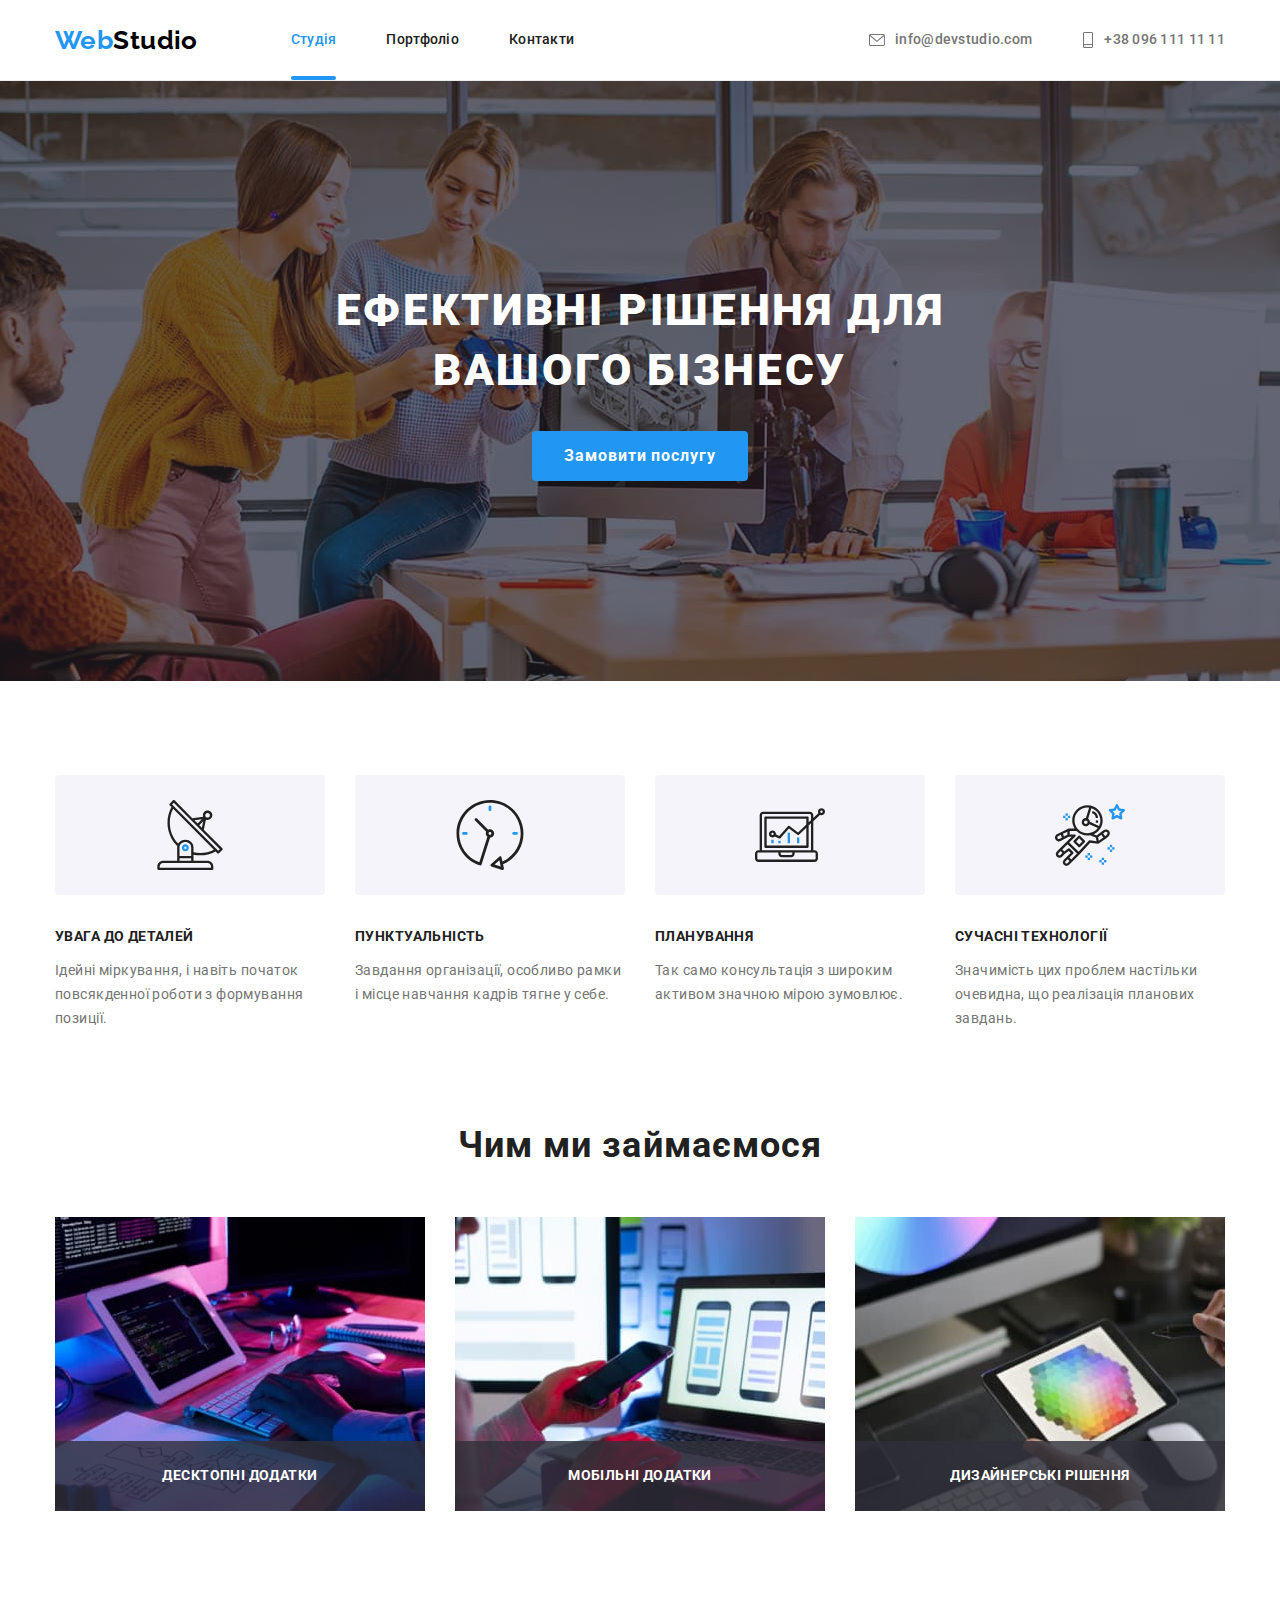
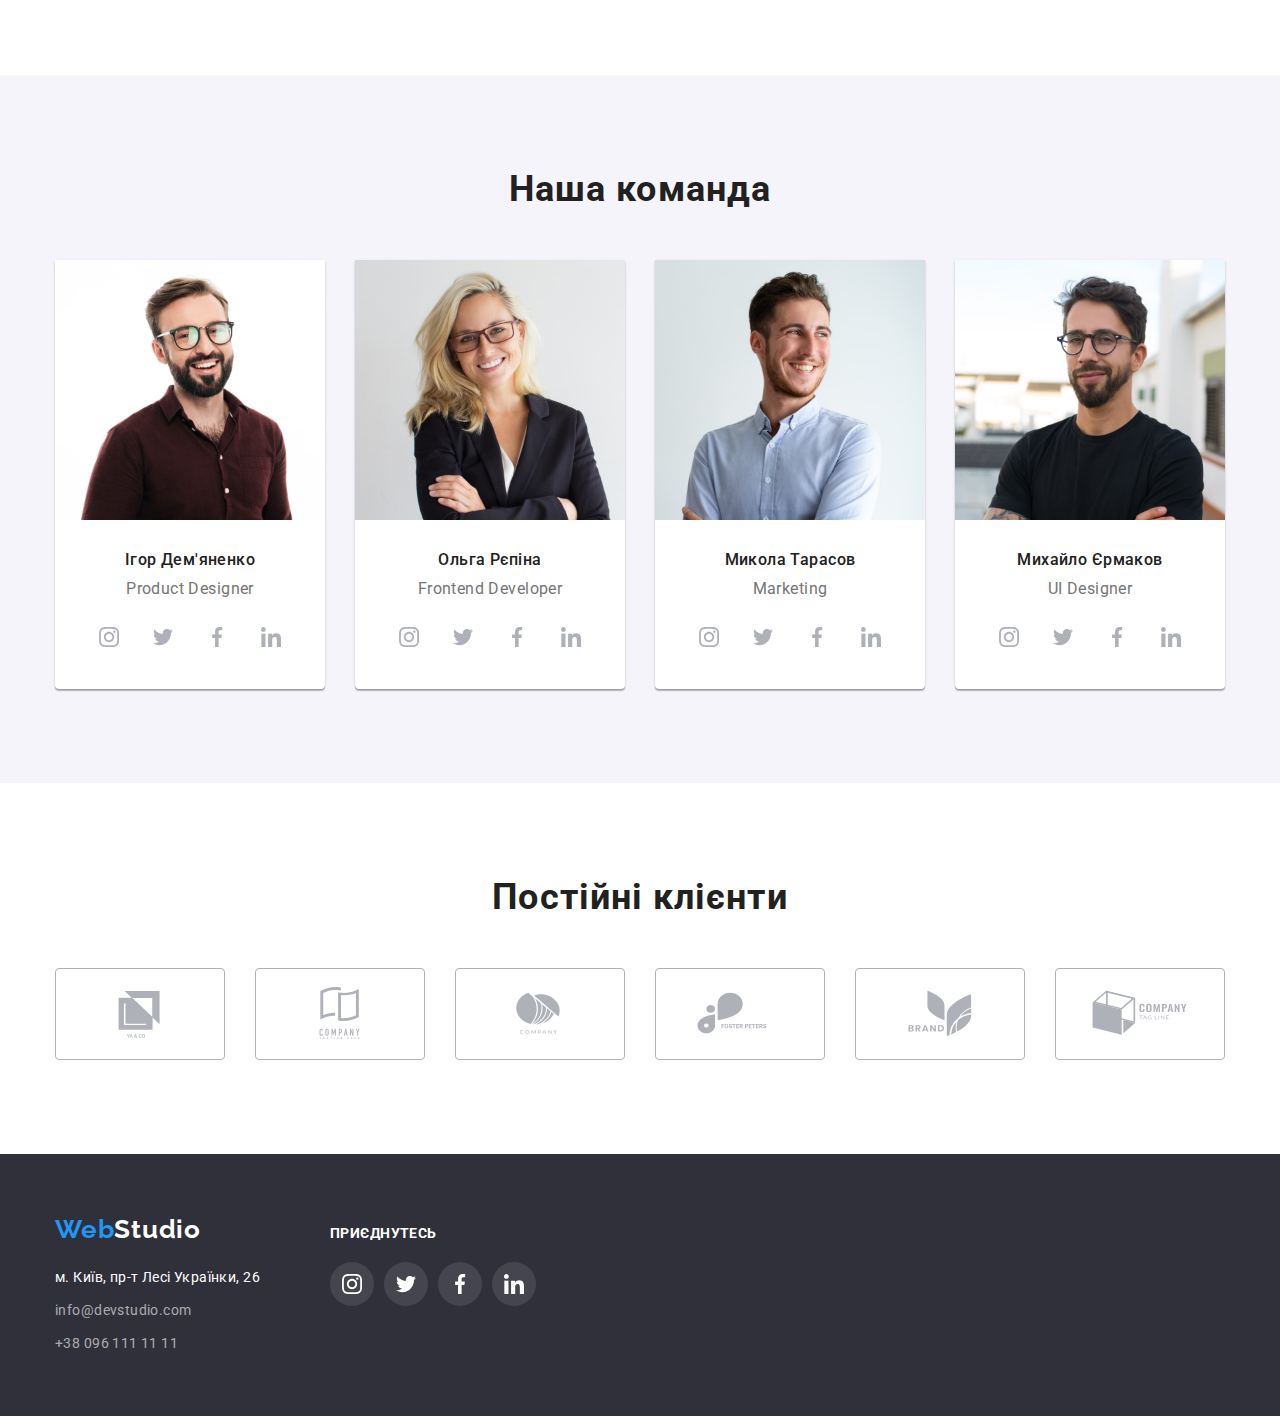
<file: index.html>
<!DOCTYPE html>
<html lang="uk">
  <head>
    <meta charset="UTF-8" />
    <meta http-equiv="X-UA-Compatible" content="IE=edge" />
    <meta name="viewport" content="width=device-width, initial-scale=1.0" />
    <link rel="preconnect" href="https://fonts.googleapis.com" />
    <link rel="preconnect" href="https://fonts.gstatic.com" crossorigin />
    <link
      href="https://fonts.googleapis.com/css2?family=Raleway:wght@700&family=Roboto:wght@400;500;700;900&display=swap"
      rel="stylesheet"
    />
    <title>Web Studio</title>
    <link
      rel="stylesheet"
      href="https://cdnjs.cloudflare.com/ajax/libs/modern-normalize/1.1.0/modern-normalize.min.css"/>
        <link
    rel="stylesheet"
    href="https://cdnjs.cloudflare.com/ajax/libs/animate.css/4.1.1/animate.min.css"
  />
   <link rel="stylesheet" href="https://unpkg.com/aos@next/dist/aos.css" />
    <link rel="stylesheet" href="./сss/styles.css" />
    <link rel="stylesheet" href="./сss/icon.css" />
  </head>
  <body>
    <!-- Heder -->
    <header class="header">
      <nav class="container header-container">
        <a lang="en" href="./index.html" class="logo"> <span class="logoweb">Web</span>Studio </a>
        <ul class="site-nav list">
          <li class="site-nav-link"><a href="./index.html" class="link curent">Студія </a></li>
          <li class="site-nav-link"><a href="./portfolio.html" class="link">Портфоліо </a></li>
          <li class="site-nav-link"><a href="Контакти" class="link">Контакти </a></li>
        </ul>
        <ul class="auth-nav list">
          <li class="nav-site icon-marg">
            <a href="mailto:info@devstudio.com" class="link-nav">
              <svg class="icon-nav">
                <use href="./images/symbol-defs.svg#icon-envelope"></use>
              </svg>
              info@devstudio.com
            </a>
          </li>
          <li class="nav-site">
            <a href="tel:+380961111111" class="link-nav">
              <svg class="icon-nav-list">
                <use href="./images/symbol-defs.svg#icon-smartphone"></use>
              </svg>
              +38 096 111 11 11
            </a>
          </li>
        </ul>
      </nav>
    </header>
    <main>
      <!-- Section 1 -->
      <section class="hero">
        <h1 class="hero-title">
          Ефективні рішення для<br />
          вашого бізнесу
        </h1>
        <!-- TO DO BUTTON -->
        <button type="button" class="button-hero button-portfolio" data-modal-open>Замовити послугу</button>
      </section>
      <!-- hiden after -->
      <section class="textclass section">
        <h2 class="visually-hidden">Особливості</h2>
        <div class="container">
          <ul class="textsextion">
            <li class="textbox">
              <div class="icon-list">
                <svg class="antena">
                  <use href="./images/symbol-defs.svg#icon-antenna-1"></use>
                </svg>
              </div>
              <h3 class="peculiarities">УВАГА ДО ДЕТАЛЕЙ</h3>
              <p class="peculiarities-list">
                Ідейні міркування, і навіть початок повсякденної роботи з формування позиції.
              </p>
            </li>
            <li class="textbox">
              <div class="icon-list">
                <svg width="70" height="70" class="antena">
                  <use href="./images/symbol-defs.svg#icon-clock-1"></use>
                </svg>
              </div>
              <h3 class="peculiarities">ПУНКТУАЛЬНІСТЬ</h3>
              <p class="peculiarities-list">
                Завдання організації, особливо рамки і місце навчання кадрів тягне у себе.
              </p>
            </li>
            <li class="textbox">
              <div class="icon-list">
                <svg width="70" height="70" class="antena">
                  <use href="./images/symbol-defs.svg#icon-diagram-1"></use>
                </svg>
              </div>
              <h3 class="peculiarities">ПЛАНУВАННЯ</h3>
              <p class="peculiarities-list">
                Так само консультація з широким активом значною мірою зумовлює.
              </p>
            </li>
            <li class="textbox">
              <div class="icon-list">
                <svg width="70" height="70" class="antena">
                  <use href="./images/symbol-defs.svg#icon-astronaut-1"></use>
                </svg>
              </div>
              <h3 class="peculiarities">СУЧАСНІ ТЕХНОЛОГІЇ</h3>
              <p class="peculiarities-list">
                Значимість цих проблем настільки очевидна, що реалізація планових завдань.
              </p>
            </li>
          </ul>
        </div>
      </section>
     <section class="section-list">
    <div class="container">
      <h2 class="section-tittle">Чим ми займаємося</h2>
      <ul class="boxcard">
        <li class="fotowork">
          <div class="box-thumb">
            <img src="./images/box1.jpg" alt="Проект з 0" width="370" />
          <p class="text-programe">Десктопні додатки</p>
          </div>
        </li>
        <li class="fotowork">
          <div class="box-thumb">
            <img src="./images/box2.jpg" alt="Теми на любий вибір" width="370" />
            <p class="text-programe">Мобільні додатки</p>
          </div>
        </li>
        <li class="fotowork">
          <div class="box-thumb"><img src="./images/box3.jpg" alt="Дизайн" width="370" />
          <p class="text-programe">Дизайнерські рішення</p>
        </li>
        </div>
      </ul>
    </div>
  </section>
      <!-- Comand -->
      <section class="section-team section">
        <div class="container">
          <h2 class="section-tittle pading-list">Наша команда</h2>
          <ul class="team-foto-link">
            <li class="team-workers">
              <img src="./images/teamcard1.jpg" alt="Дизайнер" width="270" height="260" />
              <div class="borderteam">
                <h3 class="team">Ігор Дем'яненко</h3>
                <p class="team-work">Product Designer</p>
                <ul class="list-comandos footer2">
                  <li>
                    <a href="https://www.instagram.com" class="link2">
                      <svg width="20" height="20" class="icon-footer2">
                        <use href="./images/symbol-defs.svg#icon-instagram-2"></use>
                      </svg>
                    </a>
                  </li>
                  <li>
                    <a href="https://twitter.com/" class="link2">
                      <svg width="20" height="20" class="icon-footer2">
                        <use href="./images/symbol-defs.svg#icon-twitter-1"></use>
                      </svg>
                    </a>
                  </li>
                  <li>
                    <a href="https://uk-ua.facebook.com/" class="link2">
                      <svg width="20" height="20" class="icon-footer2">
                        <use href="./images/symbol-defs.svg#icon-facebook-1"></use>
                      </svg>
                    </a>
                  </li>
                  <li>
                    <a href="https://ua.linkedin.com/" class="link2">
                      <svg width="20" height="20" class="icon-footer2">
                        <use href="./images/symbol-defs.svg#icon-linkedin-1"></use>
                      </svg>
                    </a>
                  </li>
                </ul>
              </div>
            </li>
            <li class="team-workers">
              <img src="./images/teamcard2.jpg" alt="Розробник" width="270" height="260" />
              <div class="borderteam">
                <h3 class="team">Ольга Рєпіна</h3>
                <p class="team-work">Frontend Developer</p>
                <ul class="list-comandos footer2">
                  <li>
                    <a href="https://www.instagram.com" class="link2">
                      <svg width="20" height="20" class="icon-footer2">
                        <use href="./images/symbol-defs.svg#icon-instagram-2"></use>
                      </svg>
                    </a>
                  </li>
                  <li>
                    <a href="https://twitter.com/" class="link2">
                      <svg width="20" height="20" class="icon-footer2">
                        <use href="./images/symbol-defs.svg#icon-twitter-1"></use>
                      </svg>
                    </a>
                  </li>
                  <li>
                    <a href="https://uk-ua.facebook.com/" class="link2">
                      <svg width="20" height="20" class="icon-footer2">
                        <use href="./images/symbol-defs.svg#icon-facebook-1"></use>
                      </svg>
                    </a>
                  </li>
                  <li>
                    <a href="https://ua.linkedin.com/" class="link2">
                      <svg width="20" height="20" class="icon-footer2">
                        <use href="./images/symbol-defs.svg#icon-linkedin-1"></use>
                      </svg>
                    </a>
                  </li>
                </ul>
              </div>
            </li>
            <li class="team-workers">
              <img src="./images/teamcard3.jpg" alt="Маркетинг" width="270" height="260" />
              <div class="borderteam">
                <h3 class="team">Микола Тарасов</h3>
                <p class="team-work">Marketing</p>
                <ul class="list-comandos footer2">
                  <li>
                    <a href="https://www.instagram.com" class="link2">
                      <svg width="20" height="20" class="icon-footer2">
                        <use href="./images/symbol-defs.svg#icon-instagram-2"></use>
                      </svg>
                    </a>
                  </li>
                  <li>
                    <a href="https://twitter.com/" class="link2">
                      <svg width="20" height="20" class="icon-footer2">
                        <use href="./images/symbol-defs.svg#icon-twitter-1"></use>
                      </svg>
                    </a>
                  </li>
                  <li>
                    <a href="https://uk-ua.facebook.com/" class="link2">
                      <svg width="20" height="20" class="icon-footer2">
                        <use href="./images/symbol-defs.svg#icon-facebook-1"></use>
                      </svg>
                    </a>
                  </li>
                  <li>
                    <a href="https://ua.linkedin.com/" class="link2">
                      <svg width="20" height="20" class="icon-footer2">
                        <use href="./images/symbol-defs.svg#icon-linkedin-1"></use>
                      </svg>
                    </a>
                  </li>
                </ul>
              </div>
            </li>
            <li class="team-workers">
              <img src="./images/teamcard4.jpg" alt="Дизайнер" width="270" height="260" />
              <div class="borderteam">
                <h3 class="team">Михайло Єрмаков</h3>
                <p class="team-work">UI Designer</p>

                <ul class="list-comandos footer2">
                  <li>
                    <a href="https://www.instagram.com" class="link2">
                      <svg width="20" height="20" class="icon-footer2">
                        <use href="./images/symbol-defs.svg#icon-instagram-2"></use>
                      </svg>
                    </a>
                  </li>
                  <li>
                    <a href="https://twitter.com/" class="link2">
                      <svg width="20" height="20" class="icon-footer2">
                        <use href="./images/symbol-defs.svg#icon-twitter-1"></use>
                      </svg>
                    </a>
                  </li>
                  <li>
                    <a href="https://uk-ua.facebook.com/" class="link2">
                      <svg width="20" height="20" class="icon-footer2">
                        <use href="./images/symbol-defs.svg#icon-facebook-1"></use>
                      </svg>
                    </a>
                  </li>
                  <li>
                    <a href="https://ua.linkedin.com/" class="link2">
                      <svg width="20" height="20" class="icon-footer2">
                        <use href="./images/symbol-defs.svg#icon-linkedin-1"></use>
                      </svg>
                    </a>
                  </li>
                </ul>
              </div>
            </li>
          </ul>
        </div>
      </section>
      <section class="section">
        <div class="container footer3">
          <h2 class="section-tittle pading-list">Постійні клієнти</h2>
          <ul class="list-social3">
            <li class="test1">
              <a href="./portfolio.html" class="link3">
                <svg width="160" height="60" class="icon-footer3">
                  <use href="./images/symbol-defs.svg#icon-Logo"></use>
                </svg>
              </a>
            </li>
            <li class="test1">
              <a href="./portfolio.html" class="link3">
                <svg width="160" height="60" class="icon-footer3">
                  <use href="./images/symbol-defs.svg#icon-Logo-1"></use>
                </svg>
              </a>
            </li>
            <li class="test1">
              <a href="./portfolio.html" class="link3">
                <svg width="160" height="60" class="icon-footer3">
                  <use href="./images/symbol-defs.svg#icon-Logo-2"></use>
                </svg>
              </a>
            </li>
            <li class="test1">
              <a href="./portfolio.html" class="link3">
                <svg width="160" height="60" class="icon-footer3">
                  <use href="./images/symbol-defs.svg#icon-Logo-3"></use>
                </svg>
              </a>
            </li>
            <li class="test1">
              <a href="./portfolio.html" class="link3">
                <svg width="160" height="60" class="icon-footer3">
                  <use href="./images/symbol-defs.svg#icon-Logo-4"></use>
                </svg>
              </a>
            </li>
            <li class="test1">
              <a href="./portfolio.html" class="link3">
                <svg width="160" height="60" class="icon-footer3">
                  <use href="./images/symbol-defs.svg#icon-Logo-5"></use>
                </svg>
              </a>
            </li>
          </ul>
        </div>
      </section>
    </main>
    <!-- adress -->
    <footer class="footerbg">
      <div class="container container-foter">
        <div class="adresscont">
          <div class="logoclas">
            <a lang="en" href="./index.html" class="logofot">
              <span class="logo-fotweb">Web</span>Studio</a
            >
          </div>
          <address>
            <div class="conteiner-fot">
              <ul class="footer-nav list">
                <li class="navadress">
                  <a
                    href="https://goo.gl/maps/pRwfF4WAniWBqefx9"
                    target="_blank"
                    rel="noreferrer nofollow noopener"
                    class="footer-link navigation"
                    >м. Київ, пр-т Лесі Українки, 26
                  </a>
                </li>
                <li class="navadress">
                  <a href="mailto:info@devstudio.com" class="footer-link">info@devstudio.com</a>
                </li>
                <li class="navadress">
                  <a href="tel:+380961111111" class="footer-link">+38 096 111 11 11</a>
                </li>
              </ul>
            </div>
          </address>
        </div>
        <div class="conect footer1">
          <p class="fottext">Приєднутесь</p>
          <ul class="list-social">
            <li>
              <a href="https://www.instagram.com" class="link1">
                <svg width="20" height="20" class="icon-footer1">
                  <use href="./images/symbol-defs.svg#icon-instagram-2"></use>
                </svg>
              </a>
            </li>
            <li>
              <a href="https://twitter.com/" class="link1">
                <svg width="20" height="20" class="icon-footer1">
                  <use href="./images/symbol-defs.svg#icon-twitter-1"></use>
                </svg>
              </a>
            </li>
            <li>
              <a href="https://uk-ua.facebook.com/" class="link1">
                <svg width="20" height="20" class="icon-footer1">
                  <use href="./images/symbol-defs.svg#icon-facebook-1"></use>
                </svg>
              </a>
            </li>
            <li>
              <a href="https://ua.linkedin.com/" class="link1">
                <svg width="20" height="20" class="icon-footer1">
                  <use href="./images/symbol-defs.svg#icon-linkedin-1"></use>
                </svg>
              </a>
            </li>
          </ul>
        </div>
      </div>
    </footer>
    <div class="backdrop is-hidden" data-modal>
      <div class="modal">
        <button type="button" class="close-button" data-modal-close>X</button>
   </div>
    </div>
    <script src="./js/modal.js"></script>
  </body>
</html>
</file>
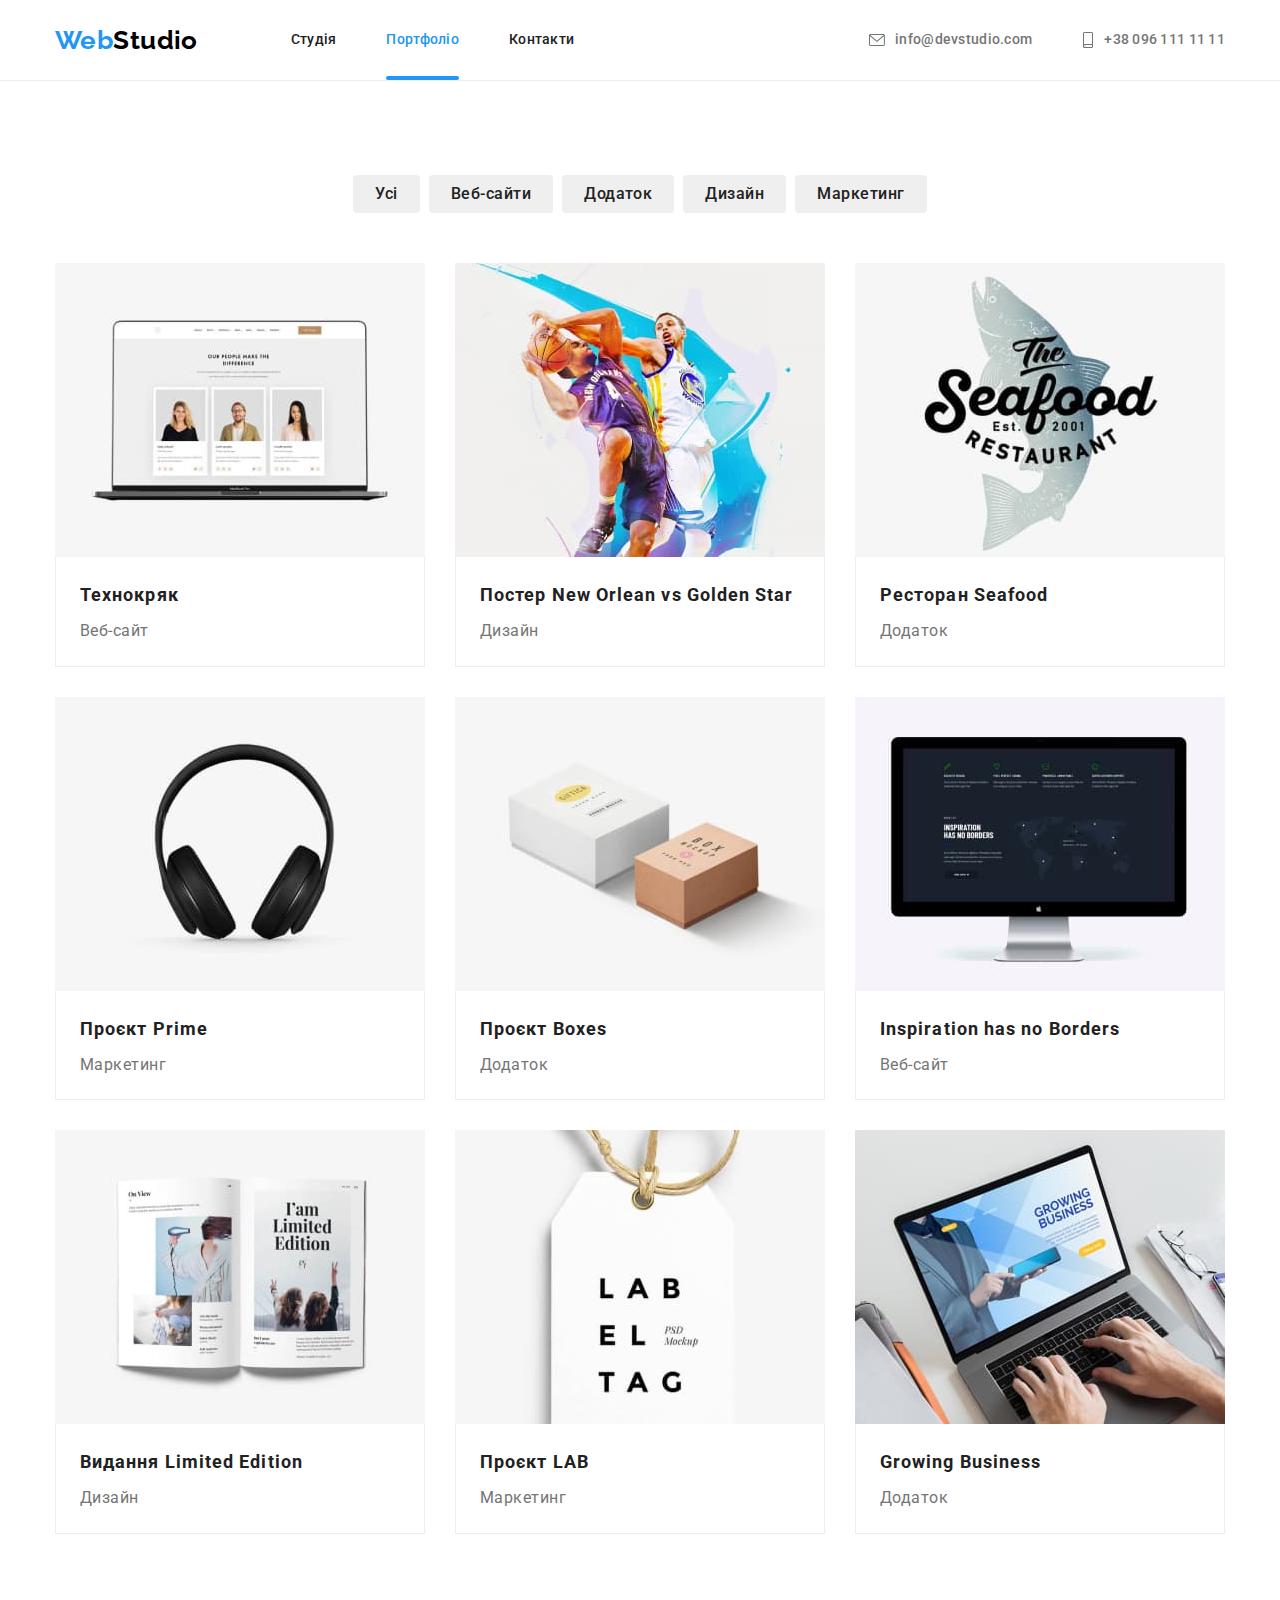
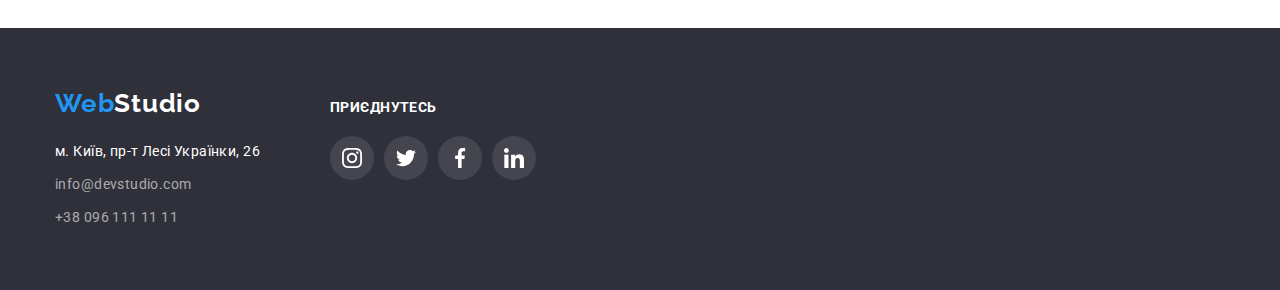
<file: portfolio.html>
<!DOCTYPE html>
<html lang="uk">
  <head>
    <meta charset="UTF-8" />
    <meta http-equiv="X-UA-Compatible" content="IE=edge" />
    <meta name="viewport" content="width=device-width, initial-scale=1.0" />
    <link rel="preconnect" href="https://fonts.googleapis.com" />
    <link rel="preconnect" href="https://fonts.gstatic.com" crossorigin />
    <link
      href="https://fonts.googleapis.com/css2?family=Raleway:wght@700&family=Roboto:wght@400;500;700;900&display=swap"
      rel="stylesheet"
    />
    <title>Web Studio</title>
    <link
      rel="stylesheet"
      href="https://cdnjs.cloudflare.com/ajax/libs/modern-normalize/1.1.0/modern-normalize.min.css"
    />
    <link
      rel="stylesheet"
      href="https://cdnjs.cloudflare.com/ajax/libs/animate.css/4.1.1/animate.min.css"
    />
    <link rel="stylesheet" href="https://unpkg.com/aos@next/dist/aos.css" />
    <link rel="stylesheet" href="./сss/styles.css" />
    <link rel="stylesheet" href="./сss/icon.css" />
  </head>
  <body>
    <!-- Heder -->
    <header class="header">
      <nav class="container header-container">
        <a lang="en" href="./index.html" class="logo"> <span class="logoweb">Web</span>Studio </a>
        <ul class="site-nav list">
          <li class="site-nav-link"><a href="./index.html" class="link">Студія </a></li>
          <li class="site-nav-link">
            <a href="./portfolio.html" class="link curent">Портфоліо </a>
          </li>
          <li class="site-nav-link"><a href="Контакти" class="link">Контакти </a></li>
        </ul>
        <ul class="auth-nav list">
          <li class="nav-site icon-marg">
            <a href="mailto:info@devstudio.com" class="link-nav">
              <svg class="icon-nav">
                <use href="./images/symbol-defs.svg#icon-envelope"></use>
              </svg>
              info@devstudio.com
            </a>
          </li>
          <li class="nav-site">
            <a href="tel:+380961111111" class="link-nav">
              <svg class="icon-nav-list">
                <use href="./images/symbol-defs.svg#icon-smartphone"></use>
              </svg>
              +38 096 111 11 11
            </a>
          </li>
        </ul>
      </nav>
    </header>
    <main>
      <section class="section">
        <div class="container">
          <h1 class="visually-hidden">Фільтри</h1>
          <ul class="button list button-ul">
            <li class="button-li"><button type="button" class="button-portfolio">Усі</button></li>
            <li class="button-li">
              <button type="button" class="button-portfolio">Веб-сайти</button>
            </li>
            <li class="button-li">
              <button type="button" class="button-portfolio">Додаток</button>
            </li>
            <li class="button-li">
              <button type="button" class="button-portfolio">Дизайн</button>
            </li>
            <li class="button-li">
              <button type="button" class="button-portfolio">Маркетинг</button>
            </li>
          </ul>

          <ul class="foto-link">
            <li class="flex-elements">
              <a href="" class="link-filter">
                <div class="animation-portfolio">
                  <img src="./images/img1.jpg" alt="Веб-сайт" width="370" height="295" />
                  <p class="portfolio-text">
                    Ресурс пропонує комплексні пропозиції з різним рівнем функціоналу та сервісів.
                    Все це дозволить відвідувачу отримати вичерпні відомості про компанію чи
                    приватну особу.
                  </p>
                </div>
                <div class="border-foto">
                  <h2 class="filter">Технокряк</h2>
                  <p class="filter-foto">Веб-сайт</p>
                </div>
              </a>
            </li>
            <li class="flex-elements">
              <a href="" class="link-filter"
                ><img src="./images/img2.jpg" alt="Дизайн" width="370" height="295" />
                <div class="border-foto">
                  <h2 class="filter">Постер New Orlean vs Golden Star</h2>
                  <p class="filter-foto">Дизайн</p>
                </div>
              </a>
            </li>
            <li class="flex-elements">
              <a href="" class="link-filter"
                ><img src="./images/img3.jpg" alt="Додаток" width="370" height="295" />
                <div class="border-foto">
                  <h2 class="filter">Ресторан Seafood</h2>
                  <p class="filter-foto">Додаток</p>
                </div></a
              >
            </li>
            <li class="flex-elements">
              <a href="" class="link-filter"
                ><img src="./images/img4.jpg" alt="Маркетинг" width="370" height="295" />
                <div class="border-foto">
                  <h2 class="filter">Проєкт Prime</h2>
                  <p class="filter-foto">Маркетинг</p>
                </div>
              </a>
            </li>
            <li class="flex-elements">
              <a href="" class="link-filter"
                ><img src="./images/img5.jpg" alt="Додаток" width="370" height="295" />
                <div class="border-foto">
                  <h2 class="filter">Проєкт Boxes</h2>
                  <p class="filter-foto">Додаток</p>
                </div></a
              >
            </li>
            <li class="flex-elements">
              <a href="" class="link-filter"
                ><img src="./images/img6.jpg" alt="Веб-сайт" width="370" height="295" />
                <div class="border-foto">
                  <h2 class="filter">Inspiration has no Borders</h2>
                  <p class="filter-foto">Веб-сайт</p>
                </div></a
              >
            </li>
            <li class="flex-elements">
              <a href="" class="link-filter"
                ><img src="./images/img7.jpg" alt="Дизайн" width="370" height="295" />
                <div class="border-foto">
                  <h2 class="filter">Видання Limited Edition</h2>
                  <p class="filter-foto">Дизайн</p>
                </div></a
              >
            </li>
            <li class="flex-elements">
              <a href="" class="link-filter"
                ><img src="./images/img8.jpg" alt="Маркетинг" width="370" height="295" />
                <div class="border-foto">
                  <h2 class="filter">Проєкт LAB</h2>
                  <p class="filter-foto">Маркетинг</p>
                </div></a
              >
            </li>
            <li class="flex-elements">
              <a href="" class="link-filter"
                ><img src="./images/img9.jpg" alt="Веб-сайт" width="370" height="295" />
                <div class="border-foto">
                  <h2 class="filter">Growing Business</h2>
                  <p class="filter-foto">Додаток</p>
                </div></a
              >
            </li>
          </ul>
        </div>
      </section>
    </main>
    <!-- adress -->
    <footer class="footerbg">
      <div class="container container-foter">
        <div class="adresscont">
          <div class="logoclas">
            <a lang="en" href="./index.html" class="logofot">
              <span class="logo-fotweb">Web</span>Studio</a
            >
          </div>
          <address>
            <div class="conteiner-fot">
              <ul class="footer-nav list">
                <li class="navadress">
                  <a
                    href="https://goo.gl/maps/pRwfF4WAniWBqefx9"
                    target="_blank"
                    rel="noreferrer nofollow noopener"
                    class="footer-link navigation"
                    >м. Київ, пр-т Лесі Українки, 26
                  </a>
                </li>
                <li class="navadress">
                  <a href="mailto:info@devstudio.com" class="footer-link">info@devstudio.com</a>
                </li>
                <li class="navadress">
                  <a href="tel:+380961111111" class="footer-link">+38 096 111 11 11</a>
                </li>
              </ul>
            </div>
          </address>
        </div>
        <div class="conect footer1">
          <p class="fottext">Приєднутесь</p>
          <ul class="list-social">
            <li>
              <a href="https://www.instagram.com" class="link1">
                <svg width="20" height="20" class="icon-footer1">
                  <use href="./images/symbol-defs.svg#icon-instagram-2"></use>
                </svg>
              </a>
            </li>
            <li>
              <a href="https://twitter.com/" class="link1">
                <svg width="20" height="20" class="icon-footer1">
                  <use href="./images/symbol-defs.svg#icon-twitter-1"></use>
                </svg>
              </a>
            </li>
            <li>
              <a href="https://uk-ua.facebook.com/" class="link1">
                <svg width="20" height="20" class="icon-footer1">
                  <use href="./images/symbol-defs.svg#icon-facebook-1"></use>
                </svg>
              </a>
            </li>
            <li>
              <a href="https://ua.linkedin.com/" class="link1">
                <svg width="20" height="20" class="icon-footer1">
                  <use href="./images/symbol-defs.svg#icon-linkedin-1"></use>
                </svg>
              </a>
            </li>
          </ul>
        </div>
      </div>
    </footer>
    <script src="./js/modal.js"></script>
  </body>
</html>
</file>
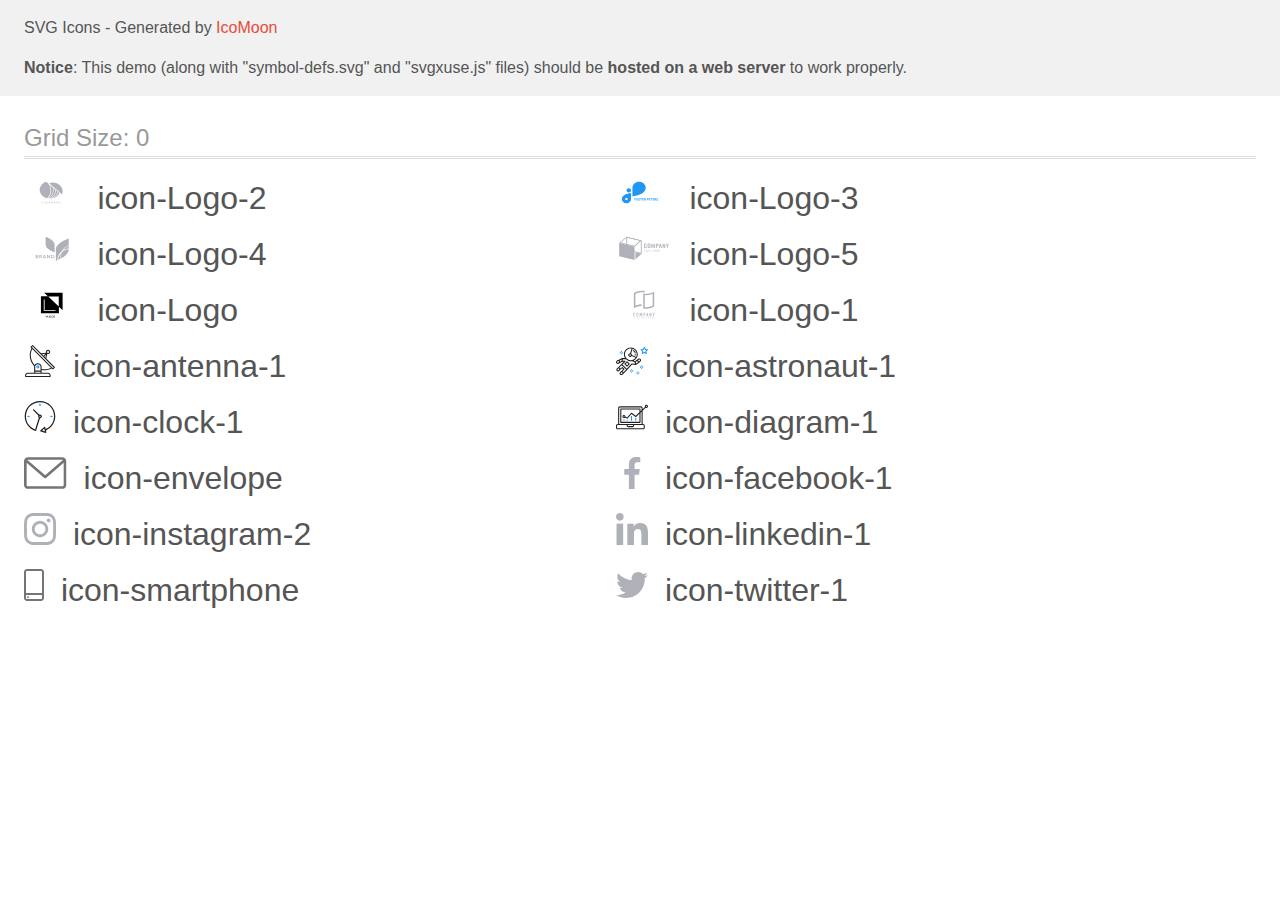
<file: icomoon/demo-external-svg.html>
<!doctype html>
<html>
<head>
    <title>IcoMoon - SVG Icons</title>
    <meta charset="utf-8">
    <meta name="viewport" content="width=device-width, initial-scale=1">
    <link rel="stylesheet" href="demo-files/demo.css">
    <link rel="stylesheet" href="style.css">
</head>
<body>
<header class="bgc1 clearfix">
<div class="mhl">
    <p>SVG Icons - Generated by <a href="https://icomoon.io/app">IcoMoon</a></p><p><strong>Notice</strong>: This demo (along with "symbol-defs.svg" and "svgxuse.js" files) should be <b>hosted on a web server</b> to work properly.</p>
</div>
</header>
    <div class="clearfix mhl ptl">
        <h1 class="mvm mtn fgc1">Grid Size: 0</h1>
        <div class="glyph fs1">
            <div class="clearfix pbs">
                <svg class="icon icon-Logo-2"><use xlink:href="symbol-defs.svg#icon-Logo-2"></use></svg><span class="name"> icon-Logo-2</span>
            </div>
        </div>
        <div class="glyph fs1">
            <div class="clearfix pbs">
                <svg class="icon icon-Logo-3"><use xlink:href="symbol-defs.svg#icon-Logo-3"></use></svg><span class="name"> icon-Logo-3</span>
            </div>
        </div>
        <div class="glyph fs1">
            <div class="clearfix pbs">
                <svg class="icon icon-Logo-4"><use xlink:href="symbol-defs.svg#icon-Logo-4"></use></svg><span class="name"> icon-Logo-4</span>
            </div>
        </div>
        <div class="glyph fs1">
            <div class="clearfix pbs">
                <svg class="icon icon-Logo-5"><use xlink:href="symbol-defs.svg#icon-Logo-5"></use></svg><span class="name"> icon-Logo-5</span>
            </div>
        </div>
        <div class="glyph fs1">
            <div class="clearfix pbs">
                <svg class="icon icon-Logo"><use xlink:href="symbol-defs.svg#icon-Logo"></use></svg><span class="name"> icon-Logo</span>
            </div>
        </div>
        <div class="glyph fs1">
            <div class="clearfix pbs">
                <svg class="icon icon-Logo-1"><use xlink:href="symbol-defs.svg#icon-Logo-1"></use></svg><span class="name"> icon-Logo-1</span>
            </div>
        </div>
        <div class="glyph fs1">
            <div class="clearfix pbs">
                <svg class="icon icon-antenna-1"><use xlink:href="symbol-defs.svg#icon-antenna-1"></use></svg><span class="name"> icon-antenna-1</span>
            </div>
        </div>
        <div class="glyph fs1">
            <div class="clearfix pbs">
                <svg class="icon icon-astronaut-1"><use xlink:href="symbol-defs.svg#icon-astronaut-1"></use></svg><span class="name"> icon-astronaut-1</span>
            </div>
        </div>
        <div class="glyph fs1">
            <div class="clearfix pbs">
                <svg class="icon icon-clock-1"><use xlink:href="symbol-defs.svg#icon-clock-1"></use></svg><span class="name"> icon-clock-1</span>
            </div>
        </div>
        <div class="glyph fs1">
            <div class="clearfix pbs">
                <svg class="icon icon-diagram-1"><use xlink:href="symbol-defs.svg#icon-diagram-1"></use></svg><span class="name"> icon-diagram-1</span>
            </div>
        </div>
        <div class="glyph fs1">
            <div class="clearfix pbs">
                <svg class="icon icon-envelope"><use xlink:href="symbol-defs.svg#icon-envelope"></use></svg><span class="name"> icon-envelope</span>
            </div>
        </div>
        <div class="glyph fs1">
            <div class="clearfix pbs">
                <svg class="icon icon-facebook-1"><use xlink:href="symbol-defs.svg#icon-facebook-1"></use></svg><span class="name"> icon-facebook-1</span>
            </div>
        </div>
        <div class="glyph fs1">
            <div class="clearfix pbs">
                <svg class="icon icon-instagram-2"><use xlink:href="symbol-defs.svg#icon-instagram-2"></use></svg><span class="name"> icon-instagram-2</span>
            </div>
        </div>
        <div class="glyph fs1">
            <div class="clearfix pbs">
                <svg class="icon icon-linkedin-1"><use xlink:href="symbol-defs.svg#icon-linkedin-1"></use></svg><span class="name"> icon-linkedin-1</span>
            </div>
        </div>
        <div class="glyph fs1">
            <div class="clearfix pbs">
                <svg class="icon icon-smartphone"><use xlink:href="symbol-defs.svg#icon-smartphone"></use></svg><span class="name"> icon-smartphone</span>
            </div>
        </div>
        <div class="glyph fs1">
            <div class="clearfix pbs">
                <svg class="icon icon-twitter-1"><use xlink:href="symbol-defs.svg#icon-twitter-1"></use></svg><span class="name"> icon-twitter-1</span>
            </div>
        </div>
  </div>
<script defer src="svgxuse.js"></script>
</body>
</html>
</file>
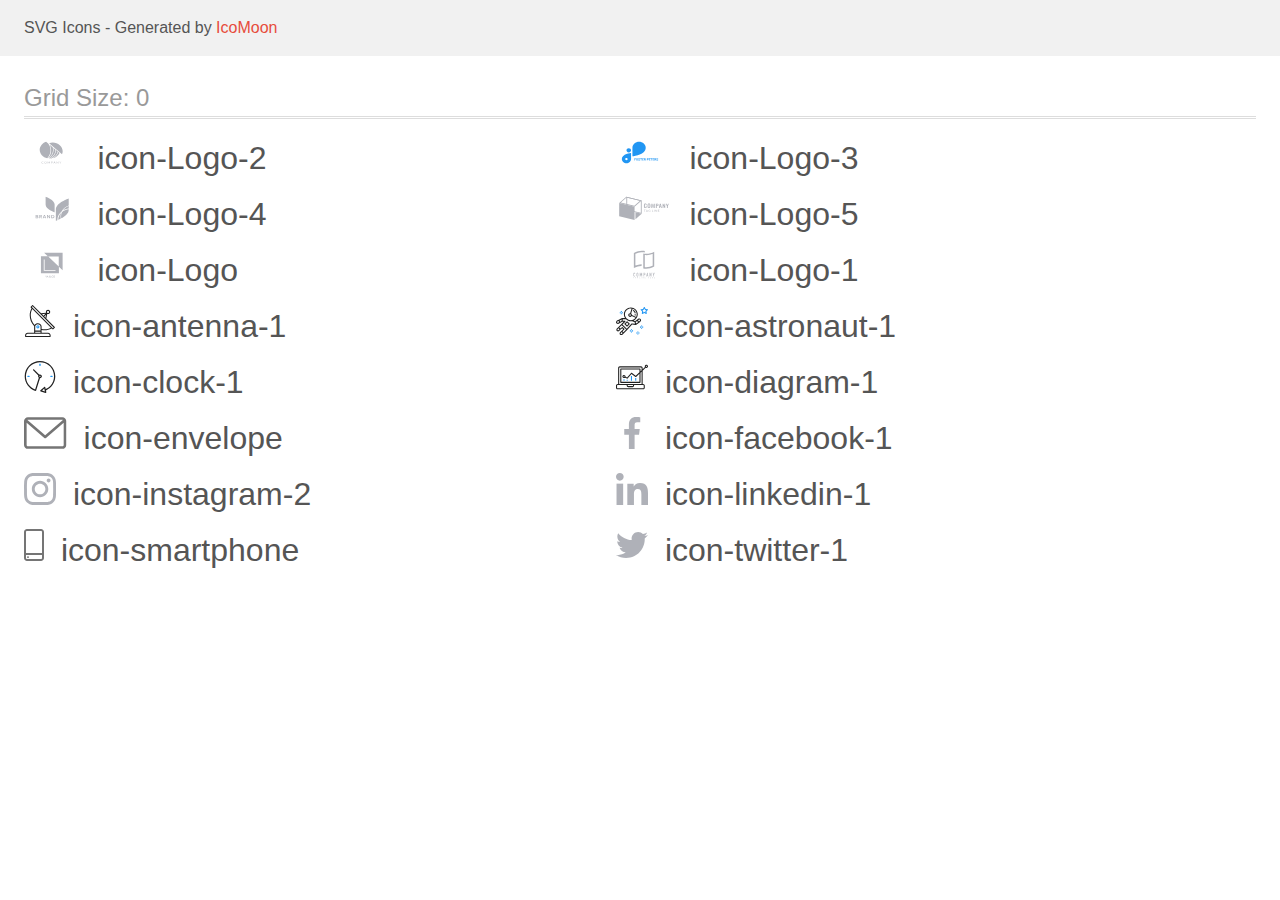
<file: icomoon/demo.html>
<!doctype html>
<html>
<head>
    <title>IcoMoon - SVG Icons</title>
    <meta charset="utf-8">
    <meta name="viewport" content="width=device-width, initial-scale=1">
    <link rel="stylesheet" href="demo-files/demo.css">
    <link rel="stylesheet" href="style.css">
</head>
<body>
<svg aria-hidden="true" style="position: absolute; width: 0; height: 0; overflow: hidden;" version="1.1" xmlns="http://www.w3.org/2000/svg" xmlns:xlink="http://www.w3.org/1999/xlink">
<defs>
<symbol id="icon-Logo-2" viewBox="0 0 57 32">
<path fill="#afb1b8" style="fill: var(--color1, #afb1b8)" d="M19.417 26.187c0.008 0 0.017 0.002 0.025 0.005s0.015 0.007 0.020 0.013l0.116 0.111c-0.090 0.090-0.202 0.162-0.327 0.211-0.147 0.053-0.305 0.079-0.464 0.076-0.149 0.003-0.298-0.021-0.436-0.071-0.125-0.045-0.237-0.113-0.329-0.2-0.094-0.089-0.166-0.194-0.212-0.308-0.051-0.127-0.076-0.261-0.074-0.396-0.002-0.135 0.025-0.27 0.080-0.397 0.051-0.115 0.127-0.22 0.225-0.308 0.099-0.087 0.218-0.155 0.349-0.201 0.143-0.048 0.296-0.072 0.449-0.071 0.143-0.003 0.285 0.019 0.417 0.064 0.115 0.043 0.221 0.104 0.313 0.178l-0.097 0.119c-0.007 0.008-0.015 0.016-0.025 0.021-0.012 0.007-0.025 0.010-0.039 0.009-0.015-0.001-0.030-0.005-0.042-0.013l-0.052-0.032-0.073-0.040c-0.031-0.015-0.064-0.028-0.097-0.039-0.043-0.013-0.087-0.024-0.132-0.032-0.057-0.009-0.115-0.013-0.173-0.013-0.111-0.001-0.22 0.017-0.323 0.053-0.096 0.034-0.182 0.084-0.253 0.149-0.073 0.069-0.128 0.15-0.164 0.238-0.041 0.101-0.061 0.207-0.060 0.313-0.002 0.108 0.018 0.216 0.060 0.318 0.035 0.087 0.090 0.167 0.161 0.236 0.067 0.064 0.149 0.114 0.241 0.147 0.095 0.034 0.197 0.051 0.3 0.050 0.059 0.001 0.119-0.003 0.177-0.010 0.096-0.010 0.188-0.039 0.269-0.085 0.041-0.023 0.079-0.049 0.115-0.078 0.015-0.012 0.035-0.020 0.055-0.020v0z"></path>
<path fill="#afb1b8" style="fill: var(--color1, #afb1b8)" d="M22.776 25.629c0.002 0.134-0.025 0.267-0.078 0.393-0.047 0.114-0.122 0.218-0.219 0.305s-0.214 0.155-0.344 0.2c-0.285 0.094-0.599 0.094-0.884 0-0.129-0.046-0.245-0.114-0.342-0.201-0.097-0.089-0.172-0.194-0.221-0.308-0.105-0.255-0.105-0.533 0-0.787 0.050-0.115 0.125-0.22 0.221-0.31 0.097-0.084 0.214-0.15 0.342-0.193 0.284-0.096 0.6-0.096 0.884 0 0.129 0.046 0.246 0.114 0.343 0.201 0.096 0.088 0.17 0.191 0.22 0.304 0.054 0.127 0.080 0.261 0.078 0.395zM22.47 25.629c0.002-0.107-0.016-0.214-0.055-0.316-0.033-0.087-0.086-0.168-0.156-0.236-0.068-0.065-0.152-0.116-0.246-0.149-0.207-0.069-0.436-0.069-0.643 0-0.094 0.033-0.178 0.084-0.246 0.149-0.071 0.068-0.125 0.149-0.157 0.236-0.074 0.206-0.074 0.426 0 0.632 0.033 0.087 0.086 0.168 0.157 0.236 0.068 0.065 0.152 0.115 0.246 0.148 0.207 0.067 0.435 0.067 0.643 0 0.093-0.033 0.177-0.083 0.246-0.148 0.070-0.069 0.123-0.149 0.156-0.236 0.039-0.102 0.058-0.209 0.055-0.316v0z"></path>
<path fill="#afb1b8" style="fill: var(--color1, #afb1b8)" d="M25.067 25.96l0.030 0.071c0.012-0.025 0.022-0.048 0.033-0.071 0.011-0.024 0.024-0.047 0.038-0.070l0.743-1.174c0.015-0.020 0.028-0.033 0.042-0.037 0.020-0.005 0.040-0.007 0.061-0.006h0.22v1.909h-0.26v-1.404c0-0.018 0-0.038 0-0.059-0.001-0.022-0.001-0.044 0-0.066l-0.747 1.19c-0.009 0.018-0.025 0.033-0.044 0.043s-0.041 0.016-0.064 0.016h-0.042c-0.023 0-0.045-0.005-0.064-0.016s-0.034-0.026-0.044-0.044l-0.769-1.198c0 0.023 0 0.046 0 0.068s0 0.043 0 0.061v1.404h-0.252v-1.905h0.22c0.021-0.001 0.041 0.001 0.061 0.006 0.018 0.008 0.032 0.021 0.041 0.037l0.759 1.175c0.015 0.022 0.028 0.045 0.038 0.068v0z"></path>
<path fill="#afb1b8" style="fill: var(--color1, #afb1b8)" d="M27.864 25.865v0.715h-0.291v-1.906h0.649c0.122-0.002 0.244 0.012 0.362 0.042 0.094 0.023 0.181 0.064 0.256 0.119 0.065 0.052 0.114 0.116 0.145 0.187 0.034 0.078 0.051 0.161 0.049 0.244 0.001 0.084-0.017 0.167-0.054 0.244-0.035 0.073-0.089 0.138-0.157 0.191-0.075 0.057-0.162 0.1-0.257 0.126-0.113 0.031-0.232 0.046-0.35 0.044l-0.352-0.005zM27.864 25.66h0.352c0.076 0.001 0.153-0.009 0.225-0.029 0.060-0.018 0.115-0.046 0.163-0.082 0.044-0.035 0.078-0.078 0.099-0.126 0.024-0.051 0.036-0.105 0.035-0.16 0.003-0.053-0.007-0.106-0.029-0.155s-0.057-0.094-0.102-0.13c-0.111-0.075-0.251-0.112-0.391-0.102h-0.352v0.786z"></path>
<path fill="#afb1b8" style="fill: var(--color1, #afb1b8)" d="M31.772 26.583h-0.23c-0.023 0.001-0.046-0.006-0.064-0.018-0.017-0.012-0.029-0.027-0.038-0.044l-0.198-0.461h-0.993l-0.205 0.461c-0.008 0.017-0.020 0.032-0.036 0.043-0.018 0.013-0.042 0.020-0.065 0.019h-0.23l0.872-1.909h0.302l0.884 1.909zM30.333 25.874h0.82l-0.346-0.777c-0.026-0.058-0.048-0.118-0.065-0.179l-0.034 0.1c-0.010 0.030-0.022 0.058-0.032 0.081l-0.343 0.776z"></path>
<path fill="#afb1b8" style="fill: var(--color1, #afb1b8)" d="M33.029 24.682c0.017 0.008 0.032 0.020 0.044 0.034l1.272 1.439c0-0.023 0-0.046 0-0.067s0-0.043 0-0.063v-1.352h0.26v1.909h-0.145c-0.021 0.001-0.041-0.003-0.060-0.011-0.018-0.009-0.034-0.021-0.047-0.035l-1.271-1.438c0.001 0.022 0.001 0.044 0 0.066 0 0.021 0 0.040 0 0.058v1.361h-0.26v-1.909h0.154c0.018-0 0.036 0.003 0.052 0.009v0z"></path>
<path fill="#afb1b8" style="fill: var(--color1, #afb1b8)" d="M36.748 25.823v0.758h-0.291v-0.758l-0.804-1.15h0.26c0.022-0.001 0.045 0.005 0.063 0.016 0.016 0.012 0.029 0.027 0.039 0.043l0.503 0.742c0.020 0.032 0.038 0.061 0.052 0.088s0.026 0.054 0.036 0.081l0.038-0.082c0.014-0.030 0.031-0.059 0.049-0.087l0.496-0.747c0.010-0.015 0.023-0.028 0.038-0.040 0.017-0.013 0.040-0.020 0.063-0.019h0.263l-0.806 1.155z"></path>
<path fill="#afb1b8" style="fill: var(--color1, #afb1b8)" d="M24.923 21.47c0.127 0.014 0.255 0.025 0.384 0.035 1.962-0.763 3.622-2.011 4.772-3.588s1.74-3.415 1.695-5.282l-2.162-1.879c0.44 1.988 0.234 4.043-0.594 5.935s-2.245 3.547-4.094 4.779v0z"></path>
<path fill="#afb1b8" style="fill: var(--color1, #afb1b8)" d="M24.151 21.383l0.058 0.010c1.975-1.228 3.482-2.942 4.323-4.921s0.981-4.133 0.4-6.181l-3.080-2.676c1.246 2.2 1.747 4.661 1.446 7.098s-1.393 4.75-3.147 6.67v0z"></path>
<path fill="#afb1b8" style="fill: var(--color1, #afb1b8)" d="M34.596 14.841c-0.523 2.052-1.794 3.902-3.624 5.276-0.534 0.404-1.111 0.763-1.722 1.074 1.49-0.38 2.859-1.053 4.003-1.966s2.030-2.042 2.592-3.3l-1.249-1.084z"></path>
<path fill="#afb1b8" style="fill: var(--color1, #afb1b8)" d="M34.106 14.539l-1.778-1.545c-0.034 1.762-0.61 3.483-1.669 4.986s-2.562 2.731-4.352 3.559h0.009c0.399-0 0.798-0.021 1.194-0.062 1.673-0.593 3.151-1.537 4.303-2.748s1.94-2.65 2.295-4.189v0z"></path>
<path fill="#afb1b8" style="fill: var(--color1, #afb1b8)" d="M24.409 6.486l-2.122-1.846c-1.897 0.637-3.528 1.756-4.68 3.212s-1.772 3.179-1.778 4.946v0c0.007 1.952 0.763 3.846 2.149 5.383s3.322 2.628 5.501 3.101c1.946-2.060 3.085-4.605 3.252-7.266s-0.647-5.299-2.323-7.53v0z"></path>
<path fill="#afb1b8" style="fill: var(--color1, #afb1b8)" d="M39.008 14.255c-0.008-2.316-1.070-4.535-2.955-6.173s-4.439-2.561-7.105-2.567v0c-1.232-0.001-2.453 0.196-3.602 0.582l12.99 11.286c0.445-0.998 0.673-2.058 0.672-3.128v0z"></path>
</symbol>
<symbol id="icon-Logo-3" viewBox="0 0 57 32">
<path fill="#2196f3" style="fill: var(--color2, #2196f3)" d="M12.878 11.255h-0.002c-1.279 0-2.316 0.921-2.316 2.058v0.001c0 1.137 1.037 2.058 2.316 2.058h0.002c1.279 0 2.316-0.921 2.316-2.058v-0.001c0-1.137-1.037-2.058-2.316-2.058z"></path>
<path fill="#2196f3" style="fill: var(--color2, #2196f3)" d="M29.971 10.597c-0.004-1.579-0.711-3.092-1.967-4.208s-2.958-1.745-4.735-1.749v0c-1.777 0.003-3.48 0.631-4.737 1.748s-1.964 2.63-1.968 4.209v0 8.706c0 0 13.405-1.327 13.406-8.704v-0.001z"></path>
<path fill="#2196f3" style="fill: var(--color2, #2196f3)" d="M5.867 22.16c0.003 1.098 0.496 2.151 1.369 2.928s2.058 1.215 3.294 1.218v0c1.236-0.003 2.42-0.441 3.294-1.218s1.366-1.829 1.37-2.927v0-6.057c0 0-9.327 0.924-9.327 6.056zM10.53 23.245c-0.242 0-0.478-0.064-0.678-0.183s-0.357-0.289-0.45-0.487c-0.092-0.198-0.117-0.417-0.069-0.627s0.163-0.404 0.334-0.556c0.171-0.152 0.388-0.255 0.625-0.297s0.482-0.020 0.706 0.062c0.223 0.082 0.414 0.221 0.548 0.4s0.206 0.388 0.206 0.603c0.001 0.143-0.031 0.284-0.092 0.417s-0.151 0.252-0.264 0.353c-0.114 0.101-0.248 0.182-0.397 0.236s-0.308 0.083-0.468 0.083v-0.004z"></path>
<path fill="#2196f3" style="fill: var(--color2, #2196f3)" d="M19.956 22.647h-0.9v0.93h-0.469v-2.275h1.481v0.38h-1.012v0.588h0.9v0.378zM22.209 22.491c0 0.224-0.040 0.42-0.119 0.589s-0.193 0.299-0.341 0.391c-0.147 0.092-0.316 0.137-0.506 0.137-0.189 0-0.357-0.045-0.505-0.136s-0.262-0.22-0.344-0.387c-0.081-0.169-0.122-0.363-0.123-0.581v-0.112c0-0.224 0.040-0.421 0.12-0.591 0.081-0.171 0.195-0.302 0.342-0.392 0.148-0.092 0.317-0.137 0.506-0.137s0.358 0.046 0.505 0.137c0.148 0.091 0.262 0.221 0.342 0.392 0.081 0.17 0.122 0.366 0.122 0.589v0.102zM21.734 22.388c0-0.238-0.043-0.42-0.128-0.544s-0.207-0.186-0.366-0.186c-0.157 0-0.279 0.061-0.364 0.184-0.085 0.122-0.129 0.301-0.13 0.538v0.111c0 0.232 0.043 0.412 0.128 0.541s0.208 0.192 0.369 0.192c0.157 0 0.278-0.061 0.363-0.184 0.084-0.124 0.127-0.304 0.128-0.541v-0.111zM23.73 22.98c0-0.089-0.031-0.156-0.094-0.203-0.063-0.048-0.175-0.098-0.337-0.15-0.163-0.053-0.291-0.105-0.386-0.156-0.258-0.14-0.387-0.328-0.387-0.564 0-0.123 0.034-0.232 0.103-0.328 0.070-0.097 0.169-0.172 0.298-0.227 0.13-0.054 0.276-0.081 0.438-0.081 0.163 0 0.307 0.030 0.434 0.089 0.127 0.058 0.226 0.141 0.295 0.248s0.106 0.229 0.106 0.366h-0.469c0-0.104-0.033-0.185-0.098-0.242s-0.158-0.087-0.277-0.087c-0.115 0-0.204 0.024-0.267 0.073-0.064 0.048-0.095 0.111-0.095 0.191 0 0.074 0.037 0.136 0.111 0.186 0.075 0.050 0.185 0.097 0.33 0.141 0.267 0.080 0.461 0.18 0.583 0.298s0.183 0.267 0.183 0.444c0 0.197-0.075 0.352-0.223 0.464-0.149 0.111-0.349 0.167-0.602 0.167-0.175 0-0.334-0.032-0.478-0.095-0.144-0.065-0.254-0.153-0.33-0.264s-0.113-0.241-0.113-0.388h0.47c0 0.251 0.15 0.377 0.45 0.377 0.111 0 0.198-0.022 0.261-0.067 0.063-0.046 0.094-0.109 0.094-0.191zM26.231 21.682h-0.697v1.895h-0.469v-1.895h-0.687v-0.38h1.853v0.38zM27.869 22.591h-0.9v0.609h1.056v0.377h-1.525v-2.275h1.522v0.38h-1.053v0.542h0.9v0.367zM29.142 22.744h-0.373v0.833h-0.469v-2.275h0.845c0.269 0 0.476 0.060 0.622 0.18s0.219 0.289 0.219 0.508c0 0.155-0.034 0.285-0.102 0.389-0.067 0.103-0.168 0.185-0.305 0.247l0.492 0.93v0.022h-0.503l-0.427-0.833zM28.769 22.365h0.378c0.118 0 0.209-0.030 0.273-0.089 0.065-0.060 0.097-0.143 0.097-0.248 0-0.107-0.031-0.192-0.092-0.253-0.060-0.061-0.154-0.092-0.28-0.092h-0.377v0.683zM31.609 22.775v0.802h-0.469v-2.275h0.887c0.171 0 0.321 0.031 0.45 0.094s0.23 0.152 0.3 0.267c0.070 0.115 0.105 0.245 0.105 0.392 0 0.223-0.077 0.399-0.23 0.528-0.152 0.128-0.363 0.192-0.633 0.192h-0.411zM31.609 22.396h0.419c0.124 0 0.218-0.029 0.283-0.088 0.066-0.058 0.098-0.142 0.098-0.25 0-0.111-0.033-0.202-0.098-0.27s-0.156-0.104-0.272-0.106h-0.43v0.714zM34.575 22.591h-0.9v0.609h1.056v0.377h-1.525v-2.275h1.522v0.38h-1.053v0.542h0.9v0.367zM36.75 21.682h-0.697v1.895h-0.469v-1.895h-0.688v-0.38h1.853v0.38zM38.387 22.591h-0.9v0.609h1.056v0.377h-1.525v-2.275h1.522v0.38h-1.053v0.542h0.9v0.367zM39.661 22.744h-0.373v0.833h-0.469v-2.275h0.845c0.269 0 0.476 0.060 0.622 0.18s0.219 0.289 0.219 0.508c0 0.155-0.034 0.285-0.102 0.389-0.067 0.103-0.168 0.185-0.305 0.247l0.492 0.93v0.022h-0.503l-0.427-0.833zM39.287 22.365h0.378c0.118 0 0.209-0.030 0.273-0.089 0.065-0.060 0.097-0.143 0.097-0.248 0-0.107-0.031-0.192-0.092-0.253-0.060-0.061-0.154-0.092-0.28-0.092h-0.377v0.683zM42.042 22.98c0-0.089-0.031-0.156-0.094-0.203-0.063-0.048-0.175-0.098-0.337-0.15-0.163-0.053-0.291-0.105-0.386-0.156-0.258-0.14-0.388-0.328-0.388-0.564 0-0.123 0.034-0.232 0.103-0.328 0.070-0.097 0.169-0.172 0.298-0.227 0.13-0.054 0.276-0.081 0.438-0.081 0.163 0 0.307 0.030 0.434 0.089 0.127 0.058 0.226 0.141 0.295 0.248 0.071 0.107 0.106 0.229 0.106 0.366h-0.469c0-0.104-0.033-0.185-0.098-0.242s-0.158-0.087-0.277-0.087c-0.115 0-0.204 0.024-0.267 0.073-0.064 0.048-0.095 0.111-0.095 0.191 0 0.074 0.037 0.136 0.111 0.186 0.075 0.050 0.185 0.097 0.33 0.141 0.267 0.080 0.461 0.18 0.583 0.298s0.183 0.267 0.183 0.444c0 0.197-0.074 0.352-0.223 0.464-0.149 0.111-0.349 0.167-0.602 0.167-0.175 0-0.334-0.032-0.478-0.095-0.144-0.065-0.254-0.153-0.33-0.264-0.075-0.111-0.112-0.241-0.112-0.388h0.47c0 0.251 0.15 0.377 0.45 0.377 0.111 0 0.198-0.022 0.261-0.067 0.063-0.046 0.094-0.109 0.094-0.191z"></path>
</symbol>
<symbol id="icon-Logo-4" viewBox="0 0 57 32">
<path fill="#afb1b8" style="fill: var(--color1, #afb1b8)" d="M14.27 23.859c0.13 0.147 0.199 0.332 0.196 0.521 0.007 0.123-0.017 0.247-0.070 0.361s-0.132 0.216-0.233 0.297c-0.252 0.175-0.565 0.26-0.881 0.24h-1.549v-3.302h1.517c0.299-0.018 0.596 0.059 0.84 0.219 0.098 0.075 0.176 0.17 0.227 0.277s0.074 0.224 0.068 0.341c0.009 0.182-0.054 0.361-0.176 0.505-0.118 0.131-0.28 0.222-0.462 0.258 0.205 0.034 0.391 0.134 0.523 0.282v0zM12.454 23.36h0.648c0.147 0.010 0.294-0.029 0.412-0.11 0.049-0.040 0.087-0.090 0.111-0.146s0.034-0.116 0.028-0.176c0.005-0.060-0.005-0.12-0.029-0.175s-0.061-0.106-0.108-0.147c-0.122-0.083-0.273-0.123-0.425-0.111h-0.638v0.866zM13.578 24.627c0.052-0.041 0.093-0.093 0.12-0.151s0.038-0.121 0.034-0.184c0.004-0.064-0.008-0.127-0.035-0.186s-0.069-0.111-0.121-0.153c-0.127-0.086-0.283-0.128-0.44-0.119h-0.68v0.908h0.689c0.155 0.008 0.309-0.032 0.435-0.114v0z"></path>
<path fill="#afb1b8" style="fill: var(--color1, #afb1b8)" d="M17.371 25.278l-0.844-1.291h-0.317v1.291h-0.726v-3.302h1.374c0.346-0.022 0.689 0.078 0.957 0.281 0.192 0.179 0.308 0.415 0.327 0.666s-0.061 0.499-0.224 0.7c-0.17 0.178-0.401 0.296-0.655 0.336l0.898 1.32h-0.789zM16.21 23.538h0.594c0.412 0 0.618-0.167 0.618-0.5 0.004-0.068-0.007-0.136-0.033-0.2s-0.066-0.122-0.118-0.171c-0.13-0.099-0.298-0.147-0.467-0.134h-0.601l0.007 1.005z"></path>
<path fill="#afb1b8" style="fill: var(--color1, #afb1b8)" d="M21.339 24.614h-1.446l-0.255 0.665h-0.761l1.328-3.265h0.823l1.323 3.265h-0.761l-0.25-0.665zM21.145 24.114l-0.529-1.394-0.529 1.394h1.057z"></path>
<path fill="#afb1b8" style="fill: var(--color1, #afb1b8)" d="M26.305 25.278h-0.721l-1.616-2.245v2.245h-0.719v-3.302h0.719l1.616 2.258v-2.258h0.721v3.302z"></path>
<path fill="#afb1b8" style="fill: var(--color1, #afb1b8)" d="M30.417 24.488c-0.149 0.249-0.376 0.452-0.652 0.582-0.314 0.145-0.662 0.217-1.013 0.208h-1.283v-3.302h1.283c0.351-0.008 0.698 0.061 1.013 0.203 0.276 0.127 0.503 0.328 0.652 0.576 0.148 0.269 0.226 0.565 0.226 0.866s-0.077 0.598-0.226 0.866v0zM29.593 24.409c0.206-0.219 0.319-0.499 0.319-0.788s-0.113-0.569-0.319-0.788c-0.249-0.199-0.573-0.3-0.902-0.281h-0.5v2.137h0.5c0.329 0.019 0.654-0.082 0.902-0.281z"></path>
<path fill="#afb1b8" style="fill: var(--color1, #afb1b8)" d="M21.79 3.609c0 0 9.301 3.215 9.103 7.867v7.869c0 0-9.294-3.217-9.1-7.869l-0.004-7.867z"></path>
<path fill="#afb1b8" style="fill: var(--color1, #afb1b8)" d="M39.179 17.503c1.757-1.107 3.788-1.792 5.909-1.994v-2.463c-2.444 0.862-4.517 2.426-5.909 4.457v0z"></path>
<path fill="#afb1b8" style="fill: var(--color1, #afb1b8)" d="M38.124 18.245c1.438-2.651 3.93-4.696 6.964-5.715v-7.098c0 0-13.245 4.58-12.965 11.205v11.203c0 0 0.59-0.205 1.519-0.589 0-0.358 0-0.719 0.042-1.082 0.274-3.076 1.871-5.926 4.44-7.924v0z"></path>
<path fill="#afb1b8" style="fill: var(--color1, #afb1b8)" d="M36.864 22.407c0.070-0.777 0.225-1.546 0.463-2.294-1.599 1.725-2.568 3.866-2.77 6.122-0.019 0.213-0.030 0.426-0.035 0.645 0.752-0.331 1.628-0.744 2.548-1.229-0.235-1.067-0.304-2.159-0.206-3.244v0z"></path>
<path fill="#afb1b8" style="fill: var(--color1, #afb1b8)" d="M37.391 22.447c-0.088 0.982-0.033 1.969 0.164 2.938 3.619-1.983 7.685-5.046 7.528-8.748v-0.323c-2.585 0.265-5.004 1.3-6.885 2.946-0.44 1.020-0.712 2.094-0.807 3.188v0z"></path>
</symbol>
<symbol id="icon-Logo-5" viewBox="0 0 57 32">
<path fill="#afb1b8" style="fill: var(--color1, #afb1b8)" d="M28.493 14.618c-0.236-0.315-0.349-0.686-0.323-1.061v-1.538c0-0.471 0.107-0.83 0.321-1.075s0.581-0.367 1.102-0.366c0.489 0 0.836 0.104 1.042 0.313 0.224 0.266 0.333 0.592 0.308 0.92v0.361h-0.875v-0.366c0.003-0.12-0.005-0.24-0.025-0.358-0.013-0.081-0.057-0.156-0.125-0.213-0.090-0.061-0.203-0.091-0.317-0.083-0.12-0.008-0.239 0.024-0.333 0.088-0.076 0.063-0.127 0.145-0.145 0.235-0.025 0.126-0.037 0.253-0.034 0.38v1.866c-0.014 0.18 0.025 0.36 0.112 0.524 0.044 0.055 0.104 0.099 0.175 0.127s0.149 0.038 0.226 0.029c0.112 0.008 0.223-0.022 0.31-0.084 0.071-0.061 0.117-0.141 0.13-0.227 0.020-0.124 0.030-0.249 0.027-0.374v-0.379h0.875v0.346c0.025 0.342-0.082 0.682-0.303 0.967-0.201 0.228-0.544 0.343-1.047 0.343s-0.884-0.122-1.1-0.375z"></path>
<path fill="#afb1b8" style="fill: var(--color1, #afb1b8)" d="M32.137 14.633c-0.221-0.239-0.332-0.588-0.332-1.050v-1.617c0-0.457 0.11-0.802 0.332-1.037s0.591-0.351 1.109-0.35c0.515 0 0.882 0.117 1.103 0.35 0.221 0.235 0.333 0.58 0.333 1.037v1.617c0 0.457-0.112 0.807-0.337 1.048s-0.591 0.361-1.1 0.361c-0.509 0-0.886-0.122-1.109-0.36zM33.654 14.245c0.079-0.15 0.115-0.314 0.105-0.479v-1.98c0.010-0.161-0.025-0.322-0.103-0.469-0.044-0.057-0.106-0.101-0.179-0.129s-0.152-0.037-0.231-0.027c-0.079-0.009-0.159 0-0.231 0.028s-0.135 0.072-0.18 0.129c-0.080 0.146-0.116 0.308-0.105 0.469v1.99c-0.011 0.165 0.025 0.329 0.105 0.479 0.051 0.050 0.114 0.091 0.185 0.119s0.147 0.042 0.225 0.042c0.078 0 0.154-0.014 0.225-0.042s0.134-0.068 0.185-0.119v-0.009z"></path>
<path fill="#afb1b8" style="fill: var(--color1, #afb1b8)" d="M35.735 10.626h0.942l0.708 2.984 0.725-2.984h0.917l0.092 4.308h-0.678l-0.072-2.994-0.699 2.994h-0.544l-0.725-3.005-0.067 3.005h-0.685l0.085-4.308z"></path>
<path fill="#afb1b8" style="fill: var(--color1, #afb1b8)" d="M40.176 10.626h1.468c0.846 0 1.268 0.408 1.268 1.223 0 0.781-0.445 1.171-1.335 1.17h-0.5v1.915h-0.906l0.005-4.308zM41.43 12.467c0.090 0.010 0.18 0.003 0.266-0.021s0.165-0.063 0.232-0.115c0.104-0.146 0.15-0.316 0.13-0.486 0.005-0.131-0.010-0.263-0.044-0.391-0.013-0.043-0.036-0.083-0.067-0.118s-0.070-0.065-0.114-0.087c-0.126-0.052-0.265-0.076-0.404-0.069h-0.352v1.287h0.352z"></path>
<path fill="#afb1b8" style="fill: var(--color1, #afb1b8)" d="M44.218 10.626h0.973l0.998 4.308h-0.844l-0.197-0.993h-0.868l-0.203 0.993h-0.857l0.998-4.308zM45.050 13.441l-0.339-1.808-0.339 1.808h0.678z"></path>
<path fill="#afb1b8" style="fill: var(--color1, #afb1b8)" d="M46.996 10.626h0.634l1.214 2.457v-2.457h0.752v4.308h-0.603l-1.221-2.565v2.565h-0.777l0.002-4.308z"></path>
<path fill="#afb1b8" style="fill: var(--color1, #afb1b8)" d="M51.357 13.291l-1.009-2.659h0.85l0.616 1.708 0.578-1.708h0.832l-0.997 2.659v1.642h-0.87v-1.642z"></path>
<path fill="#afb1b8" style="fill: var(--color1, #afb1b8)" d="M29.892 16.817v0.225h-0.739v1.75h-0.31v-1.75h-0.743v-0.225h1.792z"></path>
<path fill="#afb1b8" style="fill: var(--color1, #afb1b8)" d="M32.209 18.793h-0.239c-0.024 0.001-0.048-0.005-0.067-0.019-0.018-0.011-0.032-0.027-0.040-0.045l-0.214-0.469h-1.026l-0.214 0.469c-0.006 0.020-0.017 0.038-0.033 0.053-0.019 0.013-0.043 0.020-0.067 0.019h-0.239l0.906-1.976h0.315l0.917 1.968zM30.709 18.059h0.855l-0.362-0.804c-0.027-0.061-0.049-0.123-0.067-0.186-0.013 0.038-0.024 0.073-0.034 0.105l-0.033 0.083-0.359 0.802z"></path>
<path fill="#afb1b8" style="fill: var(--color1, #afb1b8)" d="M33.771 18.599c0.057 0.003 0.114 0.003 0.17 0 0.049-0.004 0.097-0.012 0.145-0.023 0.044-0.009 0.088-0.021 0.13-0.036 0.040-0.014 0.080-0.031 0.121-0.048v-0.444h-0.362c-0.009 0-0.018-0.001-0.026-0.003s-0.016-0.007-0.023-0.012c-0.006-0.004-0.011-0.010-0.014-0.016s-0.005-0.013-0.004-0.020v-0.152h0.703v0.757c-0.057 0.035-0.118 0.067-0.181 0.094-0.065 0.028-0.132 0.050-0.201 0.067-0.074 0.019-0.15 0.032-0.227 0.041-0.088 0.008-0.176 0.013-0.264 0.012-0.156 0.001-0.311-0.024-0.457-0.073-0.136-0.047-0.259-0.117-0.362-0.206-0.101-0.090-0.18-0.196-0.234-0.313-0.057-0.131-0.085-0.27-0.083-0.41-0.002-0.141 0.026-0.281 0.082-0.413 0.052-0.117 0.132-0.224 0.234-0.313 0.103-0.089 0.227-0.159 0.362-0.205 0.155-0.050 0.32-0.075 0.486-0.074 0.084-0 0.169 0.006 0.252 0.017 0.074 0.010 0.146 0.027 0.216 0.050 0.063 0.021 0.124 0.047 0.181 0.078 0.056 0.031 0.108 0.065 0.158 0.103l-0.087 0.122c-0.007 0.011-0.017 0.021-0.029 0.027s-0.027 0.010-0.041 0.010c-0.020-0.001-0.040-0.006-0.056-0.016-0.027-0.013-0.056-0.028-0.089-0.047-0.038-0.021-0.079-0.039-0.121-0.053-0.054-0.019-0.11-0.033-0.167-0.044-0.076-0.012-0.153-0.018-0.23-0.017-0.12-0.001-0.238 0.017-0.35 0.055-0.101 0.035-0.192 0.088-0.266 0.156-0.075 0.071-0.132 0.155-0.169 0.246-0.081 0.214-0.081 0.445 0 0.659 0.040 0.093 0.101 0.178 0.181 0.249 0.074 0.068 0.164 0.121 0.265 0.156 0.115 0.034 0.237 0.047 0.359 0.039v0z"></path>
<path fill="#afb1b8" style="fill: var(--color1, #afb1b8)" d="M36.659 18.567h0.989v0.225h-1.292v-1.976h0.31l-0.007 1.75z"></path>
<path fill="#afb1b8" style="fill: var(--color1, #afb1b8)" d="M38.678 18.792h-0.31v-1.976h0.31v1.976z"></path>
<path fill="#afb1b8" style="fill: var(--color1, #afb1b8)" d="M39.83 16.826c0.018 0.009 0.034 0.021 0.047 0.036l1.324 1.489c-0.002-0.023-0.002-0.047 0-0.070 0-0.022 0-0.044 0-0.064v-1.408h0.27v1.984h-0.156c-0.023 0.002-0.046-0.002-0.067-0.011-0.019-0.010-0.035-0.023-0.049-0.038l-1.323-1.488c0 0.023 0 0.045 0 0.067s0 0.042 0 0.061v1.408h-0.259v-1.976h0.161c0.017 0 0.035 0.003 0.051 0.009v0z"></path>
<path fill="#afb1b8" style="fill: var(--color1, #afb1b8)" d="M43.753 16.817v0.217h-1.098v0.652h0.89v0.21h-0.89v0.674h1.098v0.217h-1.417v-1.971h1.417z"></path>
<path fill="#afb1b8" style="fill: var(--color1, #afb1b8)" d="M11.286 4.616l13.757 3.372v11.818l-13.757-3.371v-11.819zM10.404 3.609v13.401l15.52 3.806v-13.399l-15.52-3.807z"></path>
<path fill="#afb1b8" style="fill: var(--color1, #afb1b8)" d="M18.722 27.036l-15.522-3.809v-13.399l15.522 3.807v13.401z"></path>
<path fill="#afb1b8" style="fill: var(--color1, #afb1b8)" d="M10.661 4.465l13.578 3.33-5.774 4.987-13.58-3.332 5.776-4.985zM10.404 3.609l-7.204 6.219 15.522 3.807 7.202-6.219-15.52-3.807z"></path>
<path fill="#afb1b8" style="fill: var(--color1, #afb1b8)" d="M19.595 26.282l6.329-5.465-6.329-1.553v7.018z"></path>
</symbol>
<symbol id="icon-Logo" viewBox="0 0 57 32">
<path fill="#afb1b8" style="fill: var(--color1, #afb1b8)" d="M20.267 3.733l3.738 3.538-6.938-0.004v17.166h18.133v-6.564l3.733 3.534v-17.671h-18.667zM35.036 17.455l-10.597-10.032h10.597v10.032zM31.746 21.923h-11.81v-11.545h0.835v10.764h10.975v0.782zM22.725 26.72l-0.436 0.898-0.436-0.898h-0.366l0.637 1.198v0.698h0.331v-0.698l0.635-1.198h-0.365zM23.273 28.615l0.154-0.441h0.734l0.155 0.441h0.344l-0.717-1.896h-0.296l-0.716 1.896h0.342zM23.794 27.122l0.275 0.786h-0.549l0.275-0.786zM25.531 27.863c-0.048 0.073-0.072 0.153-0.072 0.241 0 0.16 0.056 0.29 0.168 0.389s0.263 0.148 0.451 0.148 0.349-0.051 0.484-0.152l0.107 0.126h0.367l-0.279-0.329c0.109-0.149 0.164-0.341 0.164-0.574h-0.275c0 0.128-0.026 0.243-0.079 0.348l-0.366-0.432 0.129-0.094c0.091-0.066 0.157-0.132 0.197-0.198s0.060-0.14 0.060-0.219c0-0.12-0.044-0.22-0.133-0.301s-0.201-0.122-0.339-0.122c-0.153 0-0.274 0.043-0.365 0.13s-0.135 0.203-0.135 0.352c0 0.061 0.014 0.124 0.043 0.189s0.081 0.144 0.155 0.237c-0.141 0.101-0.235 0.188-0.283 0.262zM26.386 28.282c-0.093 0.071-0.193 0.107-0.299 0.107-0.095 0-0.17-0.027-0.227-0.082s-0.085-0.126-0.085-0.214c0-0.102 0.052-0.192 0.156-0.271l0.040-0.029 0.414 0.488zM26.046 27.442c-0.089-0.11-0.134-0.202-0.134-0.275 0-0.063 0.018-0.116 0.055-0.158s0.085-0.063 0.147-0.063c0.057 0 0.105 0.018 0.142 0.053s0.056 0.077 0.056 0.126c0 0.075-0.027 0.136-0.081 0.184l-0.040 0.033-0.145 0.099zM29.132 28.472c0.13-0.114 0.205-0.272 0.224-0.474h-0.328c-0.017 0.135-0.059 0.232-0.124 0.29s-0.162 0.087-0.292 0.087c-0.142 0-0.249-0.054-0.323-0.161s-0.109-0.264-0.109-0.469v-0.168c0.002-0.202 0.041-0.355 0.117-0.46s0.188-0.158 0.331-0.158c0.123 0 0.217 0.030 0.28 0.091s0.104 0.158 0.12 0.294h0.328c-0.021-0.207-0.095-0.368-0.223-0.482s-0.296-0.171-0.505-0.171c-0.155 0-0.293 0.037-0.411 0.111s-0.209 0.179-0.272 0.315c-0.063 0.136-0.095 0.294-0.095 0.473v0.177c0.003 0.174 0.035 0.328 0.098 0.46s0.151 0.234 0.266 0.306c0.115 0.071 0.249 0.107 0.4 0.107 0.216 0 0.389-0.056 0.52-0.169zM31.068 28.206c0.064-0.141 0.096-0.304 0.096-0.49v-0.105c-0.001-0.185-0.034-0.347-0.099-0.486s-0.158-0.247-0.277-0.32c-0.119-0.075-0.256-0.112-0.41-0.112s-0.292 0.038-0.411 0.113c-0.119 0.075-0.211 0.183-0.277 0.324s-0.098 0.305-0.098 0.49v0.107c0.001 0.181 0.034 0.342 0.099 0.48s0.159 0.246 0.279 0.322c0.121 0.075 0.258 0.112 0.411 0.112 0.155 0 0.293-0.037 0.411-0.112s0.212-0.183 0.276-0.323zM30.716 27.135c0.080 0.112 0.12 0.273 0.12 0.483v0.099c0 0.214-0.040 0.376-0.119 0.487s-0.19 0.167-0.336 0.167c-0.144 0-0.257-0.057-0.339-0.171s-0.121-0.275-0.121-0.483v-0.109c0.002-0.204 0.043-0.362 0.122-0.473s0.192-0.168 0.335-0.168c0.146 0 0.258 0.056 0.337 0.168z"></path>
</symbol>
<symbol id="icon-Logo-1" viewBox="0 0 57 32">
<path fill="#afb1b8" style="fill: var(--color1, #afb1b8)" d="M26.727 3.165h-0.073c-0.112-0.007-0.224-0.010-0.336-0.012v0h-0.243c-0.212 0-0.428 0.005-0.642 0.016-0.016-0.001-0.032-0.001-0.049 0-1.944 0.11-3.848 0.596-5.609 1.431l-0.231 0.111v11.809l0.54-0.183c0.474-0.163 0.978-0.309 1.5-0.445 1.411-0.362 2.861-0.555 4.317-0.574v1.551c-0.193 0.001-0.38 0.007-0.568 0.016h-0.045c-1.121 0.061-2.233 0.232-3.322 0.51-1.378 0.345-2.708 0.863-3.957 1.542v-15.145c1.298-0.757 2.695-1.325 4.151-1.688 1.278-0.33 2.593-0.5 3.913-0.504h0.228c0.273 0.007 0.538 0.019 0.788 0.038 0.658 0.046 1.31 0.15 1.95 0.311v1.527c-0.621-0.145-1.253-0.24-1.889-0.285-0.013-0.001-0.026-0.002-0.039-0.003-0.132-0.011-0.263-0.022-0.386-0.022zM29.415 4.726c0.339 0.026 0.689 0.038 1.044 0.038 1.388-0.005 2.769-0.182 4.114-0.528 1.378-0.346 2.706-0.865 3.956-1.543v14.875c-1.298 0.756-2.696 1.325-4.153 1.688-1.279 0.329-2.593 0.498-3.913 0.503-1 0.008-1.997-0.11-2.968-0.35v-14.971c0.229 0.053 0.465 0.102 0.706 0.142 0.394 0.066 0.81 0.115 1.214 0.145zM36.985 4.841l-0.54 0.182c-0.497 0.167-0.997 0.316-1.5 0.449-1.465 0.377-2.971 0.57-4.483 0.575-0.352 0-0.676-0.010-0.989-0.030l-0.43-0.028v12.148l0.37 0.033c0.343 0.030 0.696 0.045 1.052 0.045 1.191-0.005 2.377-0.159 3.531-0.457 0.95-0.238 1.874-0.57 2.759-0.991l0.231-0.111v-11.813z"></path>
<path fill="#afb1b8" style="fill: var(--color1, #afb1b8)" d="M19.060 24.113c-0.078-0.080-0.171-0.144-0.274-0.186s-0.214-0.061-0.326-0.057c-0.119-0.002-0.237 0.021-0.347 0.065-0.101 0.040-0.193 0.101-0.27 0.178s-0.135 0.17-0.174 0.271c-0.042 0.107-0.063 0.22-0.062 0.335v2.023c-0.005 0.143 0.022 0.284 0.080 0.415 0.048 0.104 0.117 0.196 0.202 0.271 0.081 0.068 0.176 0.117 0.278 0.144 0.098 0.028 0.2 0.042 0.302 0.042 0.113 0.001 0.224-0.023 0.326-0.070 0.101-0.044 0.193-0.108 0.27-0.187 0.075-0.079 0.135-0.171 0.177-0.271 0.043-0.102 0.065-0.212 0.065-0.323v-0.226h-0.529v0.18c0.002 0.062-0.009 0.123-0.031 0.18-0.017 0.043-0.043 0.082-0.077 0.114-0.033 0.026-0.070 0.046-0.111 0.058-0.036 0.012-0.073 0.018-0.111 0.019-0.047 0.006-0.095-0.002-0.139-0.021s-0.081-0.049-0.11-0.088c-0.050-0.081-0.074-0.176-0.070-0.271v-1.887c-0.003-0.105 0.019-0.208 0.065-0.302 0.027-0.043 0.066-0.077 0.112-0.098s0.097-0.030 0.147-0.024c0.046-0.002 0.091 0.008 0.132 0.028s0.077 0.049 0.104 0.086c0.059 0.078 0.090 0.173 0.088 0.271v0.175h0.524v-0.206c0.001-0.121-0.021-0.241-0.065-0.354-0.039-0.106-0.099-0.203-0.177-0.285v0z"></path>
<path fill="#afb1b8" style="fill: var(--color1, #afb1b8)" d="M22.202 24.090c-0.169-0.142-0.381-0.221-0.602-0.222-0.108 0-0.215 0.020-0.316 0.057-0.103 0.037-0.198 0.093-0.279 0.165-0.088 0.079-0.158 0.175-0.205 0.283-0.053 0.124-0.079 0.257-0.077 0.392v1.941c-0.004 0.137 0.023 0.272 0.077 0.397 0.048 0.104 0.118 0.197 0.205 0.271 0.081 0.075 0.176 0.133 0.279 0.171 0.101 0.037 0.208 0.056 0.316 0.057s0.215-0.020 0.316-0.057c0.105-0.038 0.202-0.096 0.286-0.171 0.084-0.076 0.152-0.168 0.2-0.271 0.054-0.125 0.081-0.261 0.077-0.397v-1.941c0.003-0.135-0.024-0.268-0.077-0.392-0.047-0.107-0.115-0.203-0.2-0.283v0zM21.955 26.706c0.004 0.052-0.003 0.104-0.021 0.152s-0.047 0.092-0.084 0.128c-0.070 0.059-0.158 0.091-0.249 0.091s-0.179-0.032-0.249-0.091c-0.037-0.036-0.066-0.080-0.084-0.128s-0.025-0.101-0.021-0.152v-1.941c-0.004-0.052 0.003-0.104 0.021-0.152s0.047-0.092 0.084-0.128c0.070-0.059 0.158-0.091 0.249-0.091s0.179 0.032 0.249 0.091c0.037 0.036 0.066 0.080 0.084 0.128s0.025 0.101 0.021 0.152v1.941z"></path>
<path fill="#afb1b8" style="fill: var(--color1, #afb1b8)" d="M26.329 27.573v-3.674h-0.509l-0.668 1.945h-0.009l-0.673-1.945h-0.503v3.674h0.525v-2.235h0.009l0.514 1.58h0.262l0.518-1.58h0.009v2.235h0.525z"></path>
<path fill="#afb1b8" style="fill: var(--color1, #afb1b8)" d="M29.311 24.157c-0.081-0.091-0.183-0.16-0.297-0.201-0.123-0.040-0.251-0.059-0.38-0.057h-0.78v3.674h0.523v-1.435h0.27c0.163 0.007 0.326-0.027 0.472-0.1 0.119-0.066 0.218-0.163 0.287-0.281 0.061-0.098 0.101-0.206 0.12-0.32 0.021-0.138 0.030-0.278 0.028-0.418 0.005-0.176-0.012-0.353-0.051-0.525-0.035-0.127-0.101-0.243-0.193-0.338v0zM29.041 25.277c-0.002 0.067-0.019 0.132-0.049 0.191-0.030 0.056-0.077 0.102-0.135 0.129-0.078 0.035-0.162 0.050-0.247 0.046h-0.239v-1.249h0.27c0.081-0.004 0.162 0.012 0.236 0.046 0.054 0.031 0.097 0.079 0.123 0.136 0.029 0.065 0.044 0.134 0.046 0.205 0 0.077 0 0.159 0 0.244s0.005 0.174 0 0.252h-0.005z"></path>
<path fill="#afb1b8" style="fill: var(--color1, #afb1b8)" d="M31.791 23.899h-0.429l-0.809 3.674h0.523l0.154-0.789h0.714l0.154 0.789h0.524l-0.83-3.674zM31.308 26.283l0.258-1.332h0.009l0.256 1.332h-0.524z"></path>
<path fill="#afb1b8" style="fill: var(--color1, #afb1b8)" d="M35.173 26.112h-0.009l-0.791-2.213h-0.503v3.674h0.523v-2.209h0.011l0.8 2.209h0.492v-3.674h-0.523v2.213z"></path>
<path fill="#afb1b8" style="fill: var(--color1, #afb1b8)" d="M38.372 23.899l-0.421 1.461h-0.011l-0.421-1.461h-0.554l0.719 2.121v1.553h0.524v-1.553l0.719-2.121h-0.554z"></path>
<path fill="#afb1b8" style="fill: var(--color1, #afb1b8)" d="M17.6 28.61h0.252v0.708h0.171v-0.708h0.251v-0.145h-0.675v0.145z"></path>
<path fill="#afb1b8" style="fill: var(--color1, #afb1b8)" d="M19.721 28.465l-0.331 0.853h0.182l0.070-0.194h0.34l0.073 0.194h0.186l-0.339-0.853h-0.182zM19.694 28.981l0.116-0.316 0.116 0.316h-0.232z"></path>
<path fill="#afb1b8" style="fill: var(--color1, #afb1b8)" d="M21.818 29.004h0.197v0.11c-0.058 0.046-0.129 0.071-0.202 0.072-0.034 0.002-0.069-0.004-0.1-0.019s-0.059-0.036-0.081-0.063c-0.045-0.065-0.068-0.143-0.063-0.222 0-0.19 0.082-0.285 0.246-0.285 0.043-0.004 0.086 0.007 0.121 0.032s0.061 0.062 0.072 0.104l0.169-0.033c-0.036-0.167-0.156-0.251-0.362-0.251-0.11-0.003-0.216 0.036-0.298 0.11-0.043 0.042-0.076 0.094-0.097 0.15s-0.030 0.117-0.025 0.178c-0.005 0.117 0.034 0.231 0.109 0.32 0.042 0.043 0.092 0.077 0.148 0.098s0.116 0.031 0.176 0.027c0.134 0.004 0.263-0.045 0.362-0.136v-0.336h-0.37v0.144z"></path>
<path fill="#afb1b8" style="fill: var(--color1, #afb1b8)" d="M23.959 28.465h-0.173v0.853h0.598v-0.145h-0.425v-0.708z"></path>
<path fill="#afb1b8" style="fill: var(--color1, #afb1b8)" d="M25.769 28.465h-0.173v0.853h0.173v-0.853z"></path>
<path fill="#afb1b8" style="fill: var(--color1, #afb1b8)" d="M27.539 29.035l-0.349-0.57h-0.167v0.853h0.161v-0.557l0.343 0.557h0.171v-0.853h-0.158v0.57z"></path>
<path fill="#afb1b8" style="fill: var(--color1, #afb1b8)" d="M29.14 28.943h0.425v-0.145h-0.425v-0.187h0.457v-0.145h-0.63v0.853h0.648v-0.145h-0.475v-0.231z"></path>
<path fill="#afb1b8" style="fill: var(--color1, #afb1b8)" d="M33.020 28.802h-0.336v-0.336h-0.171v0.853h0.171v-0.373h0.336v0.373h0.171v-0.853h-0.171v0.336z"></path>
<path fill="#afb1b8" style="fill: var(--color1, #afb1b8)" d="M34.629 28.943h0.426v-0.145h-0.426v-0.187h0.459v-0.145h-0.63v0.853h0.646v-0.145h-0.475v-0.231z"></path>
<path fill="#afb1b8" style="fill: var(--color1, #afb1b8)" d="M36.812 28.943c0.148-0.023 0.224-0.102 0.224-0.237 0.004-0.036-0.001-0.073-0.016-0.106s-0.038-0.062-0.068-0.083c-0.077-0.039-0.163-0.056-0.25-0.050h-0.362v0.853h0.171v-0.357h0.034c0.037-0.002 0.073 0.004 0.107 0.019 0.025 0.015 0.046 0.037 0.061 0.062l0.186 0.271h0.205l-0.104-0.167c-0.046-0.082-0.111-0.153-0.189-0.205v0zM36.64 28.825h-0.127v-0.214h0.135c0.059-0.005 0.118 0.002 0.174 0.020 0.012 0.011 0.022 0.025 0.029 0.040s0.009 0.032 0.009 0.049c-0.001 0.017-0.005 0.033-0.013 0.048s-0.019 0.027-0.032 0.037c-0.056 0.017-0.115 0.024-0.174 0.020v0z"></path>
<path fill="#afb1b8" style="fill: var(--color1, #afb1b8)" d="M38.458 28.943h0.425v-0.145h-0.425v-0.187h0.459v-0.145h-0.631v0.853h0.648v-0.145h-0.475v-0.231z"></path>
</symbol>
<symbol id="icon-antenna-1" viewBox="0 0 32 32">
<path fill="#212121" style="fill: var(--color3, #212121)" d="M30.773 22.098l-8.443-8.505 0.937-4.615c0.242 0.094 0.499 0.144 0.758 0.146h0.006c1.192 0.014 2.17-0.941 2.184-2.133s-0.941-2.17-2.133-2.184c-1.192-0.014-2.17 0.941-2.184 2.133-0.003 0.255 0.039 0.509 0.125 0.749l-4.96 0.605-8.091-8.133c-0.099-0.101-0.235-0.159-0.377-0.16-0.14 0.001-0.274 0.056-0.373 0.155l-1.513 1.504c-0.208 0.208-0.208 0.546 0 0.754l0.814 0.826c-3.153 5.798-2.129 12.978 2.519 17.663 0.043 0.041 0.092 0.074 0.146 0.098-0.034 0.18-0.051 0.364-0.052 0.547v6.187h-6.4c-1.472 0.002-2.665 1.195-2.667 2.667v1.067c0 0.295 0.239 0.533 0.533 0.533h24.533c0.295 0 0.533-0.239 0.533-0.533v-1.067c-0.002-1.472-1.195-2.665-2.667-2.667h-6.4v-2.742c1.003 0.21 2.024 0.317 3.049 0.32 2.458-0.003 4.877-0.615 7.040-1.783l0.818 0.823c0.099 0.101 0.235 0.159 0.377 0.16 0.14-0.001 0.274-0.056 0.373-0.155l1.513-1.504c0.208-0.208 0.208-0.546 0-0.754zM23.28 6.233c0.418-0.415 1.093-0.414 1.508 0.004s0.414 1.093-0.004 1.508c-0.2 0.199-0.47 0.31-0.752 0.31h-0.003c-0.589-0.003-1.064-0.483-1.061-1.072 0.002-0.282 0.115-0.552 0.314-0.751h-0.002zM22.024 9.738l-0.598 2.946-1.175-1.182 1.774-1.763zM21.419 8.836l-1.92 1.909-1.485-1.493 3.405-0.415zM24.004 28.8c0.884 0 1.6 0.716 1.6 1.6v0.533h-23.467v-0.533c0-0.884 0.716-1.6 1.6-1.6h20.267zM16.537 26.667v1.067h-5.333v-1.067h5.333zM11.204 25.6v-4.053c0-1.294 1.196-2.347 2.667-2.347s2.667 1.053 2.667 2.347v4.053h-5.333zM17.604 23.904v-2.357c0-1.882-1.675-3.413-3.733-3.413-1.331-0.020-2.576 0.657-3.281 1.786-4.058-4.274-4.971-10.645-2.279-15.887l18.602 18.708c-2.872 1.461-6.165 1.873-9.309 1.163zM28.893 23.22l-21.057-21.181 0.755-0.752 7.935 7.98c0.004 0 0.006 0.007 0.010 0.010l13.115 13.191-0.757 0.752z"></path>
<path fill="#2196f3" style="fill: var(--color2, #2196f3)" d="M13.876 20.267h-0.005c-0.884-0.001-1.601 0.714-1.602 1.598s0.714 1.601 1.598 1.602h0.005c0.884 0.001 1.601-0.714 1.602-1.598s-0.714-1.601-1.598-1.602zM14.249 22.245c-0.1 0.1-0.236 0.156-0.378 0.155-0.295-0.002-0.532-0.242-0.531-0.536 0.001-0.141 0.057-0.276 0.157-0.375s0.233-0.154 0.373-0.155c0.295 0.002 0.532 0.241 0.53 0.536-0.001 0.141-0.057 0.276-0.157 0.375h0.005z"></path>
</symbol>
<symbol id="icon-astronaut-1" viewBox="0 0 32 32">
<path fill="#2196f3" style="fill: var(--color2, #2196f3)" d="M31.974 4.524c-0.063-0.193-0.229-0.333-0.43-0.363l-1.91-0.278-0.855-1.731c-0.179-0.365-0.777-0.365-0.956 0l-0.855 1.731-1.91 0.278c-0.201 0.029-0.367 0.17-0.431 0.363-0.062 0.193-0.011 0.405 0.135 0.547l1.383 1.348-0.326 1.903c-0.034 0.2 0.048 0.402 0.212 0.522 0.166 0.121 0.382 0.135 0.562 0.040l1.709-0.899 1.709 0.899c0.078 0.041 0.164 0.061 0.249 0.061 0.11 0 0.221-0.034 0.314-0.102 0.164-0.119 0.246-0.322 0.212-0.522l-0.326-1.903 1.383-1.348c0.145-0.142 0.197-0.354 0.135-0.547zM29.511 5.851c-0.125 0.122-0.183 0.299-0.153 0.472l0.191 1.114-1-0.526c-0.078-0.041-0.163-0.061-0.249-0.061s-0.17 0.020-0.249 0.061l-1.001 0.526 0.191-1.114c0.030-0.173-0.028-0.349-0.153-0.472l-0.81-0.789 1.119-0.163c0.174-0.025 0.324-0.134 0.402-0.292l0.5-1.013 0.5 1.013c0.078 0.157 0.228 0.267 0.402 0.292l1.119 0.163-0.809 0.789z"></path>
<path fill="#2196f3" style="fill: var(--color2, #2196f3)" d="M26.134 20.522h-1.067v1.067h1.067v-1.067z"></path>
<path fill="#2196f3" style="fill: var(--color2, #2196f3)" d="M26.134 22.656h-1.067v1.067h1.067v-1.067z"></path>
<path fill="#2196f3" style="fill: var(--color2, #2196f3)" d="M27.2 21.589h-1.067v1.067h1.067v-1.067z"></path>
<path fill="#2196f3" style="fill: var(--color2, #2196f3)" d="M25.067 21.589h-1.067v1.067h1.067v-1.067z"></path>
<path fill="#2196f3" style="fill: var(--color2, #2196f3)" d="M22.4 26.389h-1.067v1.067h1.067v-1.067z"></path>
<path fill="#2196f3" style="fill: var(--color2, #2196f3)" d="M22.4 28.522h-1.067v1.067h1.067v-1.067z"></path>
<path fill="#2196f3" style="fill: var(--color2, #2196f3)" d="M23.467 27.456h-1.067v1.067h1.067v-1.067z"></path>
<path fill="#2196f3" style="fill: var(--color2, #2196f3)" d="M21.333 27.456h-1.067v1.067h1.067v-1.067z"></path>
<path fill="#2196f3" style="fill: var(--color2, #2196f3)" d="M16 24.256h-1.067v1.067h1.067v-1.067z"></path>
<path fill="#2196f3" style="fill: var(--color2, #2196f3)" d="M16 26.389h-1.067v1.067h1.067v-1.067z"></path>
<path fill="#2196f3" style="fill: var(--color2, #2196f3)" d="M17.067 25.322h-1.067v1.067h1.067v-1.067z"></path>
<path fill="#2196f3" style="fill: var(--color2, #2196f3)" d="M14.933 25.322h-1.067v1.067h1.067v-1.067z"></path>
<path fill="#2196f3" style="fill: var(--color2, #2196f3)" d="M5.867 6.122h-1.067v1.067h1.067v-1.067z"></path>
<path fill="#2196f3" style="fill: var(--color2, #2196f3)" d="M5.867 8.255h-1.067v1.067h1.067v-1.067z"></path>
<path fill="#2196f3" style="fill: var(--color2, #2196f3)" d="M6.933 7.189h-1.067v1.067h1.067v-1.067z"></path>
<path fill="#2196f3" style="fill: var(--color2, #2196f3)" d="M4.8 7.189h-1.067v1.067h1.067v-1.067z"></path>
<path fill="#212121" style="fill: var(--color3, #212121)" d="M24.715 14.159c-0.287-0.388-0.709-0.637-1.188-0.705-0.481-0.068-0.956 0.058-1.34 0.352l-1.252 0.96-1.898 1.417-1.358-0.541c2.421-1.086 4.114-3.508 4.114-6.32 0-3.823-3.123-6.933-6.961-6.933s-6.961 3.11-6.961 6.933c0 1.386 0.414 2.674 1.12 3.758l-2.764-0.024c-0.002 0-0.003 0-0.005 0-0.009 0-0.015 0.004-0.023 0.005-0.053 0.002-0.105 0.013-0.155 0.031-0.013 0.005-0.026 0.008-0.038 0.013-0.006 0.003-0.013 0.003-0.019 0.006l-3.233 1.596c-0.001 0-0.001 0-0.001 0.001l-1.893 0.911c-0.021 0.009-0.042 0.021-0.063 0.035-0.755 0.502-1.012 1.489-0.598 2.295 0.22 0.429 0.595 0.745 1.056 0.889 0.178 0.055 0.359 0.083 0.539 0.083 0.29 0 0.577-0.071 0.839-0.211l1.388-0.738 2.264-1.169 1.357-0.008-5.442 5.416c-0.001 0.001-0.001 0.001-0.002 0.001l-1.339 1.333c-0.316 0.315-0.49 0.732-0.49 1.178s0.174 0.863 0.49 1.179c0.325 0.323 0.752 0.485 1.179 0.485s0.854-0.162 1.18-0.485l1.314-1.309 1.741-1.3 0.901 0.897-1.762 1.754c-0 0.001-0.001 0.001-0.002 0.001l-1.339 1.333c-0.316 0.315-0.49 0.732-0.49 1.178s0.174 0.863 0.49 1.179c0.325 0.323 0.753 0.485 1.18 0.485s0.855-0.162 1.18-0.485l3.482-3.467c0.001-0.001 0.001-0.001 0.001-0.002l1.010-1-0.004-0.004c0.006-0.006 0.015-0.009 0.022-0.015l5.166-5.658 3.471 0.494c0.025 0.004 0.050 0.005 0.075 0.005 0.065 0 0.127-0.015 0.187-0.038 0.018-0.006 0.033-0.015 0.050-0.023 0.019-0.010 0.039-0.015 0.058-0.027l3.213-2.133c0.012-0.008 0.018-0.021 0.029-0.029 0.013-0.010 0.029-0.014 0.041-0.026l1.271-1.191c0.662-0.62 0.753-1.635 0.212-2.362zM2.13 17.77c-0.173 0.093-0.37 0.111-0.558 0.052-0.187-0.058-0.338-0.186-0.427-0.358-0.161-0.314-0.068-0.695 0.214-0.902l1.314-0.632 0.449 1.312-0.992 0.528zM5.628 15.942l-1.548 0.8-0.439-1.283 2.027-1.001-0.040 1.484zM20.727 9.322c0 0.918-0.219 1.785-0.599 2.559l-4.181-1.899c-0.044-0.573-0.341-1.075-0.788-1.388l1.464-4.86c2.378 0.756 4.105 2.974 4.105 5.588zM8.938 9.322c0-3.235 2.644-5.867 5.894-5.867 0.253 0 0.5 0.021 0.745 0.052l-1.432 4.754c-0.019-0.001-0.037-0.006-0.057-0.006-1.033 0-1.873 0.837-1.873 1.867s0.84 1.867 1.873 1.867c0.694 0 1.294-0.383 1.618-0.945l3.862 1.755c-1.075 1.446-2.795 2.39-4.737 2.39-3.25 0-5.894-2.632-5.894-5.867zM14.894 10.122c0 0.441-0.362 0.8-0.806 0.8s-0.806-0.359-0.806-0.8c0-0.441 0.362-0.8 0.806-0.8s0.806 0.359 0.806 0.8zM2.465 25.146c-0.236 0.234-0.619 0.234-0.854 0.001-0.114-0.114-0.176-0.263-0.176-0.423s0.062-0.309 0.176-0.421l0.962-0.958 0.851 0.848-0.959 0.955zM5.679 28.88c-0.236 0.234-0.619 0.235-0.855 0.001-0.114-0.114-0.176-0.263-0.176-0.423s0.062-0.309 0.176-0.421l0.963-0.959 0.852 0.848-0.96 0.955zM9.16 25.411c-0.001 0-0.001 0-0.002 0.001l-1.765 1.76-0.852-0.848 1.763-1.755c0 0 0 0 0-0s0.001-0.001 0.002-0.001c0.040-0.040 0.065-0.088 0.090-0.135 0.007-0.014 0.020-0.026 0.026-0.040 0.017-0.041 0.019-0.085 0.026-0.129 0.003-0.025 0.014-0.047 0.014-0.073 0-0.036-0.013-0.070-0.020-0.106-0.006-0.032-0.006-0.065-0.019-0.095-0.020-0.050-0.055-0.094-0.091-0.138-0.010-0.012-0.014-0.027-0.025-0.038 0 0 0 0-0.001 0s-0.001-0.002-0.001-0.002l-1.607-1.6c-0.017-0.017-0.039-0.024-0.058-0.038-0.028-0.022-0.055-0.042-0.087-0.058-0.030-0.015-0.061-0.024-0.093-0.033-0.034-0.010-0.067-0.017-0.103-0.020-0.033-0.002-0.063 0.001-0.095 0.005-0.036 0.004-0.069 0.009-0.104 0.020-0.034 0.011-0.063 0.027-0.094 0.045-0.020 0.011-0.042 0.015-0.061 0.029l-1.773 1.324-0.901-0.897 2.399-2.386 4.361 4.289-0.928 0.919zM15.979 18.394c-0.015-0.002-0.030 0.004-0.045 0.003-0.039-0.002-0.076 0.001-0.115 0.007-0.030 0.005-0.059 0.011-0.088 0.021-0.034 0.012-0.065 0.028-0.097 0.047-0.030 0.018-0.057 0.037-0.083 0.061-0.013 0.011-0.028 0.017-0.040 0.029l-4.698 5.146-4.328-4.257 2.833-2.818c0.209-0.208 0.21-0.546 0.002-0.755-0.105-0.105-0.243-0.157-0.381-0.156v-0.001l-2.219 0.013 0.028-1.607 3.104 0.027c1.265 1.294 3.029 2.101 4.981 2.101 0.437 0 0.864-0.045 1.279-0.123 0.040 0.032 0.079 0.065 0.13 0.085l2.41 0.96 0.331 1.644-3.003-0.427zM20.020 18.572l-0.313-1.558 1.446-1.080 0.947 1.257-2.080 1.381zM23.774 15.741l-0.838 0.785-0.931-1.236 0.831-0.637c0.155-0.119 0.351-0.168 0.543-0.143 0.193 0.027 0.364 0.128 0.48 0.284 0.217 0.292 0.18 0.699-0.085 0.947z"></path>
<path fill="#212121" style="fill: var(--color3, #212121)" d="M13.602 18.544l-2.143-2.133c-0.207-0.207-0.545-0.207-0.753 0l-2.142 2.133c-0.1 0.101-0.157 0.236-0.157 0.378s0.056 0.278 0.157 0.378l2.142 2.133c0.104 0.103 0.241 0.155 0.377 0.155s0.273-0.052 0.376-0.155l2.143-2.133c0.1-0.1 0.157-0.236 0.157-0.378s-0.057-0.278-0.157-0.378zM11.083 20.303l-1.387-1.381 1.387-1.381 1.387 1.381-1.387 1.381z"></path>
<path fill="#212121" style="fill: var(--color3, #212121)" d="M17.164 5.071l-0.258 1.036c0.071 0.018 1.738 0.452 1.738 2.149h1.067c-0-2.017-1.666-2.965-2.547-3.185z"></path>
<path fill="#212121" style="fill: var(--color3, #212121)" d="M19.711 9.322h-1.067v1.067h1.067v-1.067z"></path>
</symbol>
<symbol id="icon-clock-1" viewBox="0 0 32 32">
<path fill="#212121" style="fill: var(--color3, #212121)" d="M31.297 15.301c-0.002-8.452-6.855-15.303-15.308-15.301s-15.303 6.855-15.301 15.308c0.001 6.658 4.307 12.551 10.649 14.576 0.061 0.019 0.124 0.029 0.187 0.029 0.121-0 0.239-0.032 0.342-0.094 0.135-0.080 0.236-0.207 0.283-0.356l3.865-12.25c1.057-0.005 1.909-0.866 1.903-1.923s-0.866-1.909-1.923-1.903c-0.284 0.001-0.565 0.067-0.82 0.191l-5.106-5.107c-0.253-0.245-0.657-0.238-0.902 0.016-0.239 0.247-0.239 0.639 0 0.886l5.103 5.109c-0.392 0.799-0.168 1.764 0.536 2.309l-3.683 11.673c-7.278-2.681-11.004-10.754-8.323-18.032s10.754-11.004 18.032-8.323 11.004 10.754 8.323 18.032c-1.31 3.556-4.001 6.431-7.462 7.973l-0.398-1.874c-0.073-0.344-0.411-0.565-0.756-0.492-0.109 0.023-0.209 0.074-0.292 0.148l-3.837 3.426c-0.263 0.234-0.287 0.637-0.052 0.9 0.076 0.085 0.174 0.149 0.283 0.184l4.899 1.563c0.335 0.108 0.694-0.077 0.802-0.412 0.034-0.106 0.040-0.219 0.017-0.328l-0.391-1.839c5.664-2.388 9.342-7.942 9.329-14.089zM15.992 14.664c0.352 0 0.638 0.286 0.638 0.638s-0.286 0.638-0.638 0.638c-0.352 0-0.638-0.285-0.638-0.638s0.285-0.638 0.638-0.638zM18.093 29.528l2.184-1.948 0.603 2.84-2.787-0.892z"></path>
<path fill="#2196f3" style="fill: var(--color2, #2196f3)" d="M15.354 3.185v1.275c0 0.352 0.285 0.638 0.638 0.638s0.638-0.285 0.638-0.638v-1.275c0-0.352-0.286-0.638-0.638-0.638s-0.638 0.286-0.638 0.638z"></path>
<path fill="#2196f3" style="fill: var(--color2, #2196f3)" d="M3.876 14.664c-0.352 0-0.638 0.286-0.638 0.638s0.285 0.638 0.638 0.638h1.275c0.352 0 0.638-0.285 0.638-0.638s-0.285-0.638-0.638-0.638h-1.275z"></path>
<path fill="#2196f3" style="fill: var(--color2, #2196f3)" d="M28.108 15.939c0.352 0 0.638-0.285 0.638-0.638s-0.285-0.638-0.638-0.638h-1.275c-0.352 0-0.638 0.286-0.638 0.638s0.286 0.638 0.638 0.638h1.275z"></path>
</symbol>
<symbol id="icon-diagram-1" viewBox="0 0 32 32">
<path fill="#2196f3" style="fill: var(--color2, #2196f3)" d="M14.926 14.965h1.066v4.798h-1.066v-4.797z"></path>
<path fill="#2196f3" style="fill: var(--color2, #2196f3)" d="M19.19 17.097h1.066v2.665h-1.066v-2.665z"></path>
<path fill="#2196f3" style="fill: var(--color2, #2196f3)" d="M10.661 18.696h1.066v1.066h-1.066v-1.066z"></path>
<path fill="#2196f3" style="fill: var(--color2, #2196f3)" d="M7.463 18.163h1.066v1.599h-1.066v-1.599z"></path>
<path fill="#212121" style="fill: var(--color3, #212121)" d="M1.599 28.291h25.587c0.883 0 1.599-0.716 1.599-1.599v-2.132c0-0.883-0.716-1.599-1.599-1.599h-0.533v-13.293l3.028-2.868c0.703 0.346 1.553 0.136 2.013-0.499s0.396-1.508-0.152-2.068-1.42-0.644-2.065-0.198c-0.644 0.446-0.873 1.292-0.542 2.002l-2.281 2.163v-1.23c0-0.883-0.716-1.599-1.599-1.599h-21.322c-0.883 0-1.599 0.716-1.599 1.599v15.992h-0.533c-0.883 0-1.599 0.716-1.599 1.599v2.132c0 0.883 0.716 1.599 1.599 1.599zM30.384 4.837c0.294 0 0.533 0.239 0.533 0.533s-0.239 0.533-0.533 0.533c-0.294 0-0.533-0.239-0.533-0.533s0.239-0.533 0.533-0.533zM3.198 6.969c0-0.294 0.239-0.533 0.533-0.533h21.322c0.294 0 0.533 0.239 0.533 0.533v2.239l-1.066 1.013v-2.186c0-0.294-0.239-0.533-0.533-0.533h-19.19c-0.294 0-0.533 0.239-0.533 0.533v13.326c0 0.294 0.239 0.533 0.533 0.533h19.19c0.294 0 0.533-0.239 0.533-0.533v-9.674l1.066-1.010v12.284h-22.388v-15.992zM7.996 13.899c-0.721-0.002-1.354 0.478-1.546 1.174s0.105 1.433 0.725 1.801c0.62 0.368 1.41 0.276 1.928-0.226l1.853 0.93c0.215 0.108 0.476 0.057 0.636-0.123l3.939-4.431 3.872 2.901c0.208 0.156 0.498 0.139 0.686-0.039l3.365-3.188v8.131h-18.124v-12.26h18.124v2.66l-3.771 3.572-3.904-2.927c-0.222-0.166-0.534-0.135-0.718 0.072l-3.993 4.493-1.493-0.746c0.011-0.064 0.018-0.129 0.020-0.193 0-0.883-0.716-1.599-1.599-1.599zM8.529 15.498c0 0.294-0.239 0.533-0.533 0.533s-0.533-0.239-0.533-0.533c0-0.294 0.239-0.533 0.533-0.533s0.533 0.239 0.533 0.533zM11.727 24.027h5.331v0.533c0 0.294-0.239 0.533-0.533 0.533h-4.264c-0.294 0-0.533-0.239-0.533-0.533v-0.533zM1.066 24.56c0-0.294 0.239-0.533 0.533-0.533h9.062v0.533c0 0.883 0.716 1.599 1.599 1.599h4.264c0.883 0 1.599-0.716 1.599-1.599v-0.533h9.062c0.294 0 0.533 0.239 0.533 0.533v2.132c0 0.294-0.239 0.533-0.533 0.533h-25.587c-0.294 0-0.533-0.239-0.533-0.533v-2.132z"></path>
</symbol>
<symbol id="icon-envelope" viewBox="0 0 43 32">
<path fill="#757575" style="fill: var(--color4, #757575)" d="M38.667 0h-34.667c-2.206 0-4 1.794-4 4v24c0 2.206 1.794 4 4 4h34.667c2.206 0 4-1.794 4-4v-24c0-2.206-1.794-4-4-4zM38.667 2.667c0.181 0 0.353 0.038 0.511 0.103l-17.844 15.466-17.844-15.466c0.158-0.066 0.33-0.103 0.511-0.103h34.667zM38.667 29.333h-34.667c-0.736 0-1.333-0.598-1.333-1.333v-22.413l17.793 15.421c0.251 0.217 0.563 0.326 0.874 0.326s0.622-0.108 0.874-0.326l17.793-15.421v22.413c0 0.736-0.598 1.333-1.333 1.333z"></path>
</symbol>
<symbol id="icon-facebook-1" viewBox="0 0 32 32">
<path fill="#afb1b8" style="fill: var(--color1, #afb1b8)" d="M21.329 5.313h2.921v-5.088c-0.504-0.069-2.237-0.225-4.256-0.225-4.212 0-7.097 2.649-7.097 7.519v4.481h-4.648v5.688h4.648v14.312h5.699v-14.311h4.46l0.708-5.688h-5.169v-3.919c0.001-1.644 0.444-2.769 2.735-2.769v0z"></path>
</symbol>
<symbol id="icon-instagram-2" viewBox="0 0 32 32">
<path fill="#afb1b8" style="fill: var(--color1, #afb1b8)" d="M31.969 9.408c-0.075-1.7-0.35-2.869-0.744-3.882-0.406-1.075-1.032-2.038-1.851-2.838-0.8-0.813-1.769-1.444-2.832-1.844-1.019-0.394-2.182-0.669-3.882-0.744-1.713-0.081-2.257-0.1-6.601-0.1s-4.888 0.019-6.595 0.094c-1.7 0.075-2.869 0.35-3.882 0.744-1.075 0.406-2.038 1.031-2.838 1.85-0.813 0.8-1.444 1.769-1.844 2.832-0.394 1.019-0.669 2.182-0.744 3.882-0.081 1.713-0.1 2.257-0.1 6.601s0.019 4.888 0.094 6.595c0.075 1.7 0.35 2.869 0.744 3.882 0.406 1.075 1.038 2.038 1.85 2.838 0.8 0.813 1.769 1.444 2.832 1.844 1.019 0.394 2.182 0.669 3.882 0.744 1.706 0.075 2.25 0.094 6.595 0.094s4.888-0.019 6.595-0.094c1.7-0.075 2.869-0.35 3.882-0.744 2.151-0.832 3.851-2.532 4.682-4.682 0.394-1.019 0.669-2.182 0.744-3.882 0.075-1.707 0.094-2.251 0.094-6.595s-0.006-4.888-0.081-6.595zM29.087 22.473c-0.069 1.563-0.331 2.407-0.55 2.969-0.538 1.394-1.644 2.5-3.038 3.038-0.563 0.219-1.413 0.481-2.969 0.55-1.688 0.075-2.194 0.094-6.464 0.094s-4.782-0.019-6.464-0.094c-1.563-0.069-2.407-0.331-2.969-0.55-0.694-0.256-1.325-0.663-1.838-1.194-0.531-0.519-0.938-1.144-1.194-1.838-0.219-0.563-0.481-1.413-0.55-2.969-0.075-1.688-0.094-2.194-0.094-6.464s0.019-4.782 0.094-6.464c0.069-1.563 0.331-2.407 0.55-2.969 0.256-0.694 0.663-1.325 1.2-1.838 0.519-0.531 1.144-0.938 1.838-1.194 0.563-0.219 1.413-0.481 2.969-0.55 1.688-0.075 2.194-0.094 6.464-0.094 4.276 0 4.782 0.019 6.464 0.094 1.563 0.069 2.407 0.331 2.969 0.55 0.694 0.256 1.325 0.662 1.838 1.194 0.531 0.519 0.938 1.144 1.194 1.838 0.219 0.563 0.481 1.413 0.55 2.969 0.075 1.688 0.094 2.194 0.094 6.464s-0.019 4.77-0.094 6.458z"></path>
<path fill="#afb1b8" style="fill: var(--color1, #afb1b8)" d="M16.059 7.783c-4.538 0-8.22 3.682-8.22 8.22s3.682 8.22 8.22 8.22c4.539 0 8.22-3.682 8.22-8.22s-3.682-8.22-8.22-8.22zM16.059 21.335c-2.944 0-5.332-2.388-5.332-5.332s2.388-5.332 5.332-5.332c2.944 0 5.332 2.388 5.332 5.332s-2.388 5.332-5.332 5.332v0z"></path>
<path fill="#afb1b8" style="fill: var(--color1, #afb1b8)" d="M26.524 7.458c0 1.060-0.859 1.919-1.919 1.919s-1.919-0.859-1.919-1.919c0-1.060 0.859-1.919 1.919-1.919s1.919 0.859 1.919 1.919v0z"></path>
</symbol>
<symbol id="icon-linkedin-1" viewBox="0 0 32 32">
<path fill="#afb1b8" style="fill: var(--color1, #afb1b8)" d="M31.992 32v-0.001h0.008v-11.736c0-5.741-1.236-10.164-7.948-10.164-3.227 0-5.392 1.771-6.276 3.449h-0.093v-2.913h-6.364v21.364h6.627v-10.579c0-2.785 0.528-5.479 3.977-5.479 3.399 0 3.449 3.179 3.449 5.657v10.401h6.62z"></path>
<path fill="#afb1b8" style="fill: var(--color1, #afb1b8)" d="M0.528 10.636h6.635v21.364h-6.635v-21.364z"></path>
<path fill="#afb1b8" style="fill: var(--color1, #afb1b8)" d="M3.843 0c-2.121 0-3.843 1.721-3.843 3.843s1.721 3.879 3.843 3.879c2.121 0 3.843-1.757 3.843-3.879-0.001-2.121-1.723-3.843-3.843-3.843v0z"></path>
</symbol>
<symbol id="icon-smartphone" viewBox="0 0 20 32">
<path fill="#757575" style="fill: var(--color4, #757575)" d="M17 0h-14c-1.654 0-3 1.346-3 3v26c0 1.654 1.346 3 3 3h14c1.654 0 3-1.346 3-3v-26c0-1.654-1.346-3-3-3zM3 2h14c0.552 0 1 0.448 1 1v21h-16v-21c0-0.552 0.448-1 1-1zM17 30h-14c-0.552 0-1-0.448-1-1v-3h16v3c0 0.552-0.448 1-1 1z"></path>
<path fill="#757575" style="fill: var(--color4, #757575)" d="M4.707 27.478c0.391 0.365 0.391 0.956 0 1.321s-1.024 0.365-1.414 0c-0.391-0.365-0.391-0.956 0-1.321s1.024-0.365 1.414 0z"></path>
</symbol>
<symbol id="icon-twitter-1" viewBox="0 0 32 32">
<path fill="#afb1b8" style="fill: var(--color1, #afb1b8)" d="M32 6.078c-1.19 0.522-2.458 0.868-3.78 1.036 1.36-0.812 2.398-2.088 2.886-3.626-1.268 0.756-2.668 1.29-4.16 1.588-1.204-1.282-2.92-2.076-4.792-2.076-3.632 0-6.556 2.948-6.556 6.562 0 0.52 0.044 1.020 0.152 1.496-5.454-0.266-10.28-2.88-13.522-6.862-0.566 0.982-0.898 2.106-0.898 3.316 0 2.272 1.17 4.286 2.914 5.452-1.054-0.020-2.088-0.326-2.964-0.808 0 0.020 0 0.046 0 0.072 0 3.188 2.274 5.836 5.256 6.446-0.534 0.146-1.116 0.216-1.72 0.216-0.42 0-0.844-0.024-1.242-0.112 0.85 2.598 3.262 4.508 6.13 4.57-2.232 1.746-5.066 2.798-8.134 2.798-0.538 0-1.054-0.024-1.57-0.090 2.906 1.874 6.35 2.944 10.064 2.944 12.072 0 18.672-10 18.672-18.668 0-0.29-0.010-0.57-0.024-0.848 1.302-0.924 2.396-2.078 3.288-3.406z"></path>
</symbol>
</defs>
</svg>

<header class="bgc1 clearfix">
<div class="mhl">
    <p>SVG Icons - Generated by <a href="https://icomoon.io/app">IcoMoon</a></p>
</div>
</header>
    <div class="clearfix mhl ptl">
        <h1 class="mvm mtn fgc1">Grid Size: 0</h1>
        <div class="glyph fs1">
            <div class="clearfix pbs">
                <svg class="icon icon-Logo-2"><use xlink:href="#icon-Logo-2"></use></svg><span class="name"> icon-Logo-2</span>
            </div>
        </div>
        <div class="glyph fs1">
            <div class="clearfix pbs">
                <svg class="icon icon-Logo-3"><use xlink:href="#icon-Logo-3"></use></svg><span class="name"> icon-Logo-3</span>
            </div>
        </div>
        <div class="glyph fs1">
            <div class="clearfix pbs">
                <svg class="icon icon-Logo-4"><use xlink:href="#icon-Logo-4"></use></svg><span class="name"> icon-Logo-4</span>
            </div>
        </div>
        <div class="glyph fs1">
            <div class="clearfix pbs">
                <svg class="icon icon-Logo-5"><use xlink:href="#icon-Logo-5"></use></svg><span class="name"> icon-Logo-5</span>
            </div>
        </div>
        <div class="glyph fs1">
            <div class="clearfix pbs">
                <svg class="icon icon-Logo"><use xlink:href="#icon-Logo"></use></svg><span class="name"> icon-Logo</span>
            </div>
        </div>
        <div class="glyph fs1">
            <div class="clearfix pbs">
                <svg class="icon icon-Logo-1"><use xlink:href="#icon-Logo-1"></use></svg><span class="name"> icon-Logo-1</span>
            </div>
        </div>
        <div class="glyph fs1">
            <div class="clearfix pbs">
                <svg class="icon icon-antenna-1"><use xlink:href="#icon-antenna-1"></use></svg><span class="name"> icon-antenna-1</span>
            </div>
        </div>
        <div class="glyph fs1">
            <div class="clearfix pbs">
                <svg class="icon icon-astronaut-1"><use xlink:href="#icon-astronaut-1"></use></svg><span class="name"> icon-astronaut-1</span>
            </div>
        </div>
        <div class="glyph fs1">
            <div class="clearfix pbs">
                <svg class="icon icon-clock-1"><use xlink:href="#icon-clock-1"></use></svg><span class="name"> icon-clock-1</span>
            </div>
        </div>
        <div class="glyph fs1">
            <div class="clearfix pbs">
                <svg class="icon icon-diagram-1"><use xlink:href="#icon-diagram-1"></use></svg><span class="name"> icon-diagram-1</span>
            </div>
        </div>
        <div class="glyph fs1">
            <div class="clearfix pbs">
                <svg class="icon icon-envelope"><use xlink:href="#icon-envelope"></use></svg><span class="name"> icon-envelope</span>
            </div>
        </div>
        <div class="glyph fs1">
            <div class="clearfix pbs">
                <svg class="icon icon-facebook-1"><use xlink:href="#icon-facebook-1"></use></svg><span class="name"> icon-facebook-1</span>
            </div>
        </div>
        <div class="glyph fs1">
            <div class="clearfix pbs">
                <svg class="icon icon-instagram-2"><use xlink:href="#icon-instagram-2"></use></svg><span class="name"> icon-instagram-2</span>
            </div>
        </div>
        <div class="glyph fs1">
            <div class="clearfix pbs">
                <svg class="icon icon-linkedin-1"><use xlink:href="#icon-linkedin-1"></use></svg><span class="name"> icon-linkedin-1</span>
            </div>
        </div>
        <div class="glyph fs1">
            <div class="clearfix pbs">
                <svg class="icon icon-smartphone"><use xlink:href="#icon-smartphone"></use></svg><span class="name"> icon-smartphone</span>
            </div>
        </div>
        <div class="glyph fs1">
            <div class="clearfix pbs">
                <svg class="icon icon-twitter-1"><use xlink:href="#icon-twitter-1"></use></svg><span class="name"> icon-twitter-1</span>
            </div>
        </div>
  </div>
<script defer src="svgxuse.js"></script>
</body>
</html>
</file>
<file: сss/styles.css>
:root {
  --primary-text-color: rgba(33, 33, 33, 1);
  --logo-link-color: rgba(33, 150, 243, 1);
  --logo-color: rgba(0, 0, 0, 1);
  --primary-background-color: rgba(255, 255, 255, 1);
  --secondary-text: rgba(117, 117, 117, 1);
  --third-text: rgba(255, 255, 255, 0.6);
  --hero-color: rgba(47, 48, 58, 1);
  --active-button: rgba(24, 140, 232, 1);
  --second-background: rgba(245, 244, 250, 1);
  --color-border-heade: rgba(236, 236, 236, 1);
  --border-porfolio: rgba(238, 238, 238, 1);
  --background-overlay: rgba(196, 196, 196, 1);
}

body {
  font-family: 'Roboto', sans-serif;
  font-size: 14px;
  line-height: 1.71;
  letter-spacing: 0.03em;
  color: var(--primary-text-color);
  background-color: var(--primary-background-color);
}
/* сховав точки */

*::before *::after {
  box-sizing: border-box;
}

ul {
  list-style: none;
}

.visually-hidden {
  position: absolute;
  white-space: nowrap;
  width: 1px;
  height: 1px;
  overflow: hidden;
  border: 0;
  padding: 0;
  clip: rect(0 0 0 0);
  clip-path: inset(50%);
  margin: -1px;
}
/* pading margim */
h1,
h2,
h3,
h4,
h5,
h6,
p,
ul {
  margin: 0;
}
ul {
  padding-left: 0;
}
/* LOGOGOGOGOGOGOG */

.logo {
  font-family: 'Raleway', sans-serif;
  font-weight: 700;
  font-size: 26px;
  line-height: 1.2;
  color: var(--logo-color);
  text-decoration: none;
}
.logoweb {
  color: var(--logo-link-color);
}

.logo:focus {
  color: var(--logo-link-color);
}
/* NAVIGATION */
/* Portfolio */
.link-nav {
  display: block;
  padding-top: 30px;
  padding-bottom: 30px;
}
.icon-marg {
  margin-right: 50px;
}

/*  полоска */
.link {
  position: relative;
  padding: 32px 0;
}
.curent::after {
  content: '';
  position: absolute;
  display: block;
  width: 100%;
  height: 4px;
  bottom: 0;
  background-color: var(--logo-link-color);
  border-radius: 2px;
  margin-bottom: -1px;
}
/* полоска */
.site-nav .link {
  font-weight: 500;
  font-size: 14px;
  line-height: 1.14;
  letter-spacing: 0.02em;
  color: var(--primary-text-color);
  text-decoration: none;
}
.site-nav .link:hover,
.site-nav .link:focus {
  color: var(--logo-link-color);
  transition-duration: 250ms;
  transition-timing-function: cubic-bezier(0.4, 0, 0.2, 1);
}
/* tel+adress */
.auth-nav .link-nav {
  font-weight: 500;
  font-size: 14px;
  line-height: 1.14;
  letter-spacing: 0.02em;
  color: var(--secondary-text);
  text-decoration: none;
}
.link-nav:hover,
.link-nav:focus {
  color: var(--logo-link-color);
  transition-duration: 250ms;
  transition-timing-function: cubic-bezier(0.4, 0, 0.2, 1);
}
.site-nav .link.curent {
  color: var(--logo-link-color);
}
.button-portfolio {
  font-family: inherit;
  font-weight: 500;
  font-size: 16px;
  line-height: 1.6;
  letter-spacing: 0.03em;
  border-radius: 4px;
  color: var(--primary-text-color);
  border: none;
  padding: 6px 22px;
  cursor: pointer;
}
.button-portfolio:hover,
.button-portfolio:focus {
  background-color: var(--logo-link-color);
  color: var(--primary-background-color);
  box-shadow: 0px 3px 1px rgba(0, 0, 0, 0.1), 0px 1px 2px rgba(0, 0, 0, 0.08),
    0px 2px 2px rgba(0, 0, 0, 0.12);
  transition-duration: 250ms;
  transition-timing-function: cubic-bezier(0.4, 0, 0.2, 1);
}
.link-filter {
  text-decoration: none;
}
.filter {
  font-size: 18px;
  line-height: 2;
  letter-spacing: 0.06em;
  color: var(--primary-text-color);
  text-decoration: none;
  margin-bottom: 4px;
}
.filter-foto {
  font-size: 16px;
  line-height: 1.8;
  letter-spacing: 0.03em;
  color: var(--secondary-text);
  text-decoration: none;
}
/* footer */
.logofot {
  font-family: 'Raleway';
  font-style: normal;
  font-weight: 700;
  font-size: 26px;
  line-height: 1.2;
  letter-spacing: 0.03em;
  color: var(--primary-background-color);
  text-decoration: none;
}
.logo-fotweb {
  color: var(--logo-link-color);
}
/* adress */

.footer-nav .footer-link:hover,
.footer-nav .footer-link:focus {
  color: var(--logo-link-color);
  transition-duration: 250ms;
  transition-timing-function: cubic-bezier(0.4, 0, 0.2, 1);
}
.footer-nav :not(:first-child) {
  margin-top: 9px;
}
.footer-link {
  font-size: 14px;
  line-height: 1.7;
  letter-spacing: 0.03em;
  text-decoration: none;
  color: var(--third-text);
}
.navigation {
  color: var(--primary-background-color);
}

/* hero section */
.hero {
  background-image: linear-gradient(rgba(47, 48, 58, 0.4), rgba(47, 48, 58, 0.4)),
    url(../images/Img.jpg);
  max-width: 1600px;
  min-height: 600px;
  background-repeat: no-repeat;
  background-color: var(--background-overlay);
  background-size: cover;
  background-position: center;
  margin: 0 auto;
  text-align: center;
  padding-top: 200px;
  padding-bottom: 200px;
}
.hero-title {
  font-weight: 900;
  font-size: 44px;
  line-height: 1.36;
  letter-spacing: 0.06em;
  text-transform: uppercase;
  color: var(--primary-background-color);
}
.button-hero {
  font-family: inherit;
  font-weight: 700;
  font-size: 16px;
  line-height: 1.87;
  letter-spacing: 0.06em;
  color: var(--primary-background-color);
  background-color: var(--logo-link-color);
  cursor: pointer;
  border-radius: 4px;
  margin-top: 30px;
  padding: 10px 32px;
}
.button-hero:hover,
.button-hero:focus {
  color: var(--primary-background-color);
  background-color: var(--active-button);
  box-shadow: 0px 4px 4px rgba(0, 0, 0, 0.15);
  transition-duration: 250ms;
  transition-timing-function: cubic-bezier(0.4, 0, 0.2, 1);
}
/* пер(peculiarities)-особливості  */
/* section 2  */

.textsextion {
  display: flex;
  gap: 30px;
}
.textbox .peculiarities :not(:first-child) {
  margin-left: 30px;
}
.peculiarities {
  font-size: 14px;
  line-height: 1.7;
  letter-spacing: 0.03em;
  text-transform: uppercase;
  margin-top: 30px;
}
.peculiarities-list {
  color: var(--secondary-text);
  margin-top: 10px;
}
/* section 3  */
.boxcard {
  display: flex;
  margin-top: 50px;
  gap: 30px;
}
.fotowork {
  width: calc((100% - 60px) / 3);
  display: flex;
  font-weight: 700;
  font-size: 14px;
  line-height: 1.14;
  text-align: center;
  text-transform: uppercase;
  color: var(--primary-background-color);
}
.section-list {
  padding-bottom: 94px;
}

.section-tittle {
  font-weight: 700;
  font-size: 36px;
  line-height: 1.16;
  letter-spacing: 0.03em;
  text-align: center;
  color: var(--primary-text-color);
}
/* section team */

.section-team {
  background-color: var(--second-background);
}
.team-foto-link {
  display: flex;
  margin-top: 50px;
}
.team-workers {
  width: calc((100% - 90px) / 4);
  background-color: var(--primary-background-color);
}
.borderteam {
  padding-top: 30px;
  padding-bottom: 30px;
}

.team-workers:not(:first-child) {
  margin-left: 30px;
}
.team-work {
  margin-top: 10px;
  margin-bottom: 16px;
  text-align: center;
  font-size: 16px;
  line-height: 1.2;
  color: var(--secondary-text);
}

.team {
  font-weight: 500;
  font-size: 16px;
  line-height: 1.2;
  color: var(--primary-text-color);
  text-align: center;
}

/* /* cursor зі значенням pointer. */
/* cursor: pointer; */
/*  */
address {
  font-style: normal;
}
.container {
  width: 1200px;
  padding-left: 15px;
  padding-right: 15px;
  margin-left: auto;
  margin-right: auto;
}
.header-container {
  display: flex;
}
.site-nav {
  display: flex;
  align-items: center;
}
.auth-nav {
  display: flex;
  align-items: center;
  margin-left: auto;
}
.logo {
  margin-left: 0;
  padding-top: 25px;
  padding-bottom: 24px;
}
.site-nav {
  margin-left: 93px;
}
.site-nav-link:not(:first-child) {
  margin-left: 50px;
}

.footerbg {
  padding-top: 60px;
  padding-bottom: 60px;
  background-color: var(--hero-color);
}

.team-workers {
  box-shadow: 0px 1px 3px rgba(0, 0, 0, 0.12), 0px 1px 1px rgba(0, 0, 0, 0.14),
    0px 2px 1px rgba(0, 0, 0, 0.2);
  border-radius: 0px 0px 4px 4px;
}
/* portfolio */
.button {
  display: flex;
  justify-content: center;
}
.button :not(:last-child) {
  margin-right: 9px;
}

.header {
  border-bottom: 1px solid var(--color-border-heade);
}
.section {
  padding-top: 94px;
  padding-bottom: 94px;
}
.foto-link {
  display: flex;
  flex-wrap: wrap;
  margin-top: 50px;
  gap: 30px;
}

.flex-elements {
  background-color: var(--primary-background-color);
}
.link-filter {
  display: block;
}
.link-filter:hover,
.link-filter:focus {
  box-shadow: 0px 1px 1px rgba(0, 0, 0, 0.12), 0px 4px 4px rgba(0, 0, 0, 0.06),
    1px 4px 6px rgba(0, 0, 0, 0.16);
  transition-duration: 250ms;
  transition-timing-function: cubic-bezier(0.4, 0, 0.2, 1);
}
.logoclas {
  margin-bottom: 20px;
}
.foterclass :not(:first-child) {
  margin-top: 9px;
}
.border-foto {
  border-bottom-width: 1px;
  border-bottom-style: solid;
  border-left-width: 1px;
  border-left-style: solid;
  border-right-width: 1px;
  border-right-style: solid;
  border-color: var(--border-porfolio);
  padding-top: 20px;
  padding-bottom: 20px;
  padding-left: 24px;
  padding-right: 24px;
}
.border-foto {
  display: block;
}
img {
  display: block;
  height: auto;
  max-width: 100%;
}
/* /testststststststs */
.footerbg {
  display: flex;
  align-items: baseline;
}
</file>
<file: сss/icon.css>
:root {
  --hover-icon: rgba(117, 117, 117, 1);
  --primary-text-color: rgba(33, 33, 33, 1);
  --logo-link-color: rgba(33, 150, 243, 1);
  --logo-color: rgba(0, 0, 0, 1);
  --primary-background-color: rgba(255, 255, 255, 1);
  --secondary-text: rgba(117, 117, 117, 1);
  --third-text: rgba(255, 255, 255, 0.6);
  --hero-color: rgba(47, 48, 58, 1);
  --active-button: rgba(24, 140, 232, 1);
  --second-background: rgba(245, 244, 250, 1);
  --color-border-heade: rgba(236, 236, 236, 1);
  --border-porfolio: rgba(238, 238, 238, 1);
  --color-mini-iconrgbargba: rgba(175, 177, 184, 1);
  --background-overlay: rgba(196, 196, 196, 1);
  --portfolio-hover: rgba(33, 150, 243, 0.9);
}

.icon-nav {
  display: block;
  height: 20px;
  width: 16px;
  margin-right: 10px;
  fill: var(--hover-icon);
}
.icon-nav-list {
  display: block;
  height: 16px;
  width: 12px;
  margin-right: 10px;
  fill: var(--hover-icon);
}

.link-nav {
  display: flex;
  align-items: center;
}
.link-nav:hover svg,
.link-nav:focus svg {
  fill: var(--logo-link-color);
  transition-duration: 250ms;
  transition-timing-function: cubic-bezier(0.4, 0, 0.2, 1);
}

.icon-list {
  display: flex;
  align-items: center;
  justify-content: center;
  width: 270px;
  height: 120px;
  background-color: #f5f4fa;
  border-radius: 4px;
}
.antena {
  width: 70px;
  height: 70px;
}
.pading-list {
  margin-bottom: 50px;
}

.fottext {
  color: var(--primary-background-color);
  font-weight: 700;
  font-size: 14px;
  line-height: 1.14;
  letter-spacing: 0.03em;
  text-transform: uppercase;
}

.container-foter {
  display: flex;
  align-items: baseline;
}

.conect {
  margin-left: 70px;
}
.container .list-social {
  display: flex;
  align-items: baseline;
  gap: 10px;
  margin-top: 20px;
}
.footer1 .link1 {
  width: 44px;
  height: 44px;
  display: flex;
  border-radius: 50px;
  justify-content: center;
  align-items: center;
  background-color: rgba(255, 255, 255, 0.1);
  fill: var(--primary-background-color);
}
.footer1 .link1:hover,
.footer1 .link1:focus {
  background-color: var(--logo-link-color);
  fill: var(--primary-background-color);
  transition-duration: 250ms;
  transition-timing-function: cubic-bezier(0.4, 0, 0.2, 1);
}
.footer2 .link2 {
  width: 44px;
  height: 44px;
  display: flex;
  border-radius: 50px;
  justify-content: center;
  align-items: center;
  background-color: var(--primary-background-color);
  fill: var(--color-mini-iconrgbargba);
}
.footer2 .link2:hover,
.footer2 .link2:focus {
  background-color: var(--logo-link-color);
  fill: var(--primary-background-color);
  transition-duration: 250ms;
  transition-timing-function: cubic-bezier(0.4, 0, 0.2, 1);
}
.footer2 {
  display: flex;
  justify-content: center;
  gap: 10px;
}
.list-comandos {
  display: flex;
}

.footer3 .link3 {
  width: 170px;
  height: 92px;
  display: flex;
  justify-content: center;
  align-items: center;
  border: 1px solid rgba(175, 177, 184, 1);
  background-color: var(--primary-background-color);
  fill: var(--color-mini-iconrgbargba);
  gap: 30px;
  border-radius: 4px;
}
.footer3 .link3:hover,
.footer3 .link3:focus {
  fill: rgba(33, 150, 243, 1);
  background-color: var(--primary-background-color);
  border: 1px solid var(--logo-link-color);
  transition-duration: 250ms;
  transition-timing-function: cubic-bezier(0.4, 0, 0.2, 1);
}
.list-social3 {
  display: flex;
  gap: 30px;
}
/*  5 дз */
/*  !!!!!!!!!!!!!!!!!!!!!!!!!!!!!*/
/* .box-thumb:hover::before {
  opacity: 1;
} */
.text-programe {
  width: 100%;
  height: 70px;
  position: relative;
  display: flex;
  justify-content: center;
  align-items: center;
  background-color: rgba(47, 48, 58, 0.8);
  left: 0;
  bottom: 19%;
  z-index: 1;
}
/* !!!!!!!!!!!!!!!!!!!!!!!!!!!! */
/* PORTFOLIO */
.animation-portfolio {
  position: relative;
  overflow: hidden;
}

.portfolio-text {
  display: block;
  position: absolute;
  width: 100%;
  height: 100%;
  padding: 63px 24px;
  top: 0;
  left: 0;
  font-size: 18px;
  line-height: 1.4;
  letter-spacing: 0.03em;
  color: var(--primary-background-color);
  transform: translateY(100%);
  transition-duration: 250ms;
  transition-timing-function: cubic-bezier(0.4, 0, 0.2, 1);
}

.flex-elements:hover .portfolio-text {
  transform: translateY(0);
  background-color: var(--portfolio-hover);
}
/* PORTFOLIO */
/* modal+backdrop */
.backdrop {
  position: fixed;
  top: 0;
  left: 0;
  width: 100%;
  height: 100vh;
  background: rgba(0, 0, 0, 0.2);
  transition: opacity 2500ms cubic-bezier(0.4, 0, 0.2, 1);
}
.modal {
  width: 521px;
  height: 581px;
  position: absolute;
  top: 50%;
  left: 50%;
  transform: translate(-50%, -50%);
  background-color: var(--primary-background-color);
  box-shadow: 0px 1px 3px rgba(0, 0, 0, 0.12), 0px 1px 1px rgba(0, 0, 0, 0.14),
    0px 2px 1px rgba(0, 0, 0, 0.2);
  border-radius: 4px;
}
.is-hidden {
  opacity: 0;
  visibility: hidden;
  pointer-events: none;
}
.close-button {
  position: absolute;
  width: 30px;
  height: 30px;
  right: 0;
  margin-right: 8px;
  margin-top: 8px;
  border: 1px rgba(0, 0, 0, 0.1);
  border-radius: 50px;
  cursor: pointer;
}
/* icon */
.icon-footer5 {
  width: 30px;
  height: 30px;
  border-radius: 50px;
  fill: var(--primary-text-color);
  background-color: var(--primary-background-color);
  border: 1px solid rgba(0, 0, 0, 0.1);
}
/* icon */
.container2 {
  width: 350px;
  height: 400px;
}
</file>
<file: icomoon/demo-files/demo.css>
body {
  padding: 0;
  margin: 0;
  font-family: sans-serif;
  font-size: 1em;
  line-height: 1.5;
  color: #555;
  background: #fff;
}
h1 {
  font-size: 1.5em;
  font-weight: normal;
  box-shadow: 0 1px #ddd, 0 2px #fff, 0 3px #ddd;
}
small {
  font-size: .66666667em;
}
a {
  color: #e74c3c;
  text-decoration: none;
}
a:hover, a:focus {
  box-shadow: 0 1px #e74c3c;
}
.bshadow0, input {
  box-shadow: inset 0 -2px #e7e7e7;
}
input:hover {
  box-shadow: inset 0 -2px #ccc;
}
input, fieldset {
  font-size: 1em;
  margin: 0;
  padding: 0;
  border: 0;
}
input {
  color: inherit;
  line-height: 1.5;
  height: 1.5em;
  padding: .25em 0;
}
input:focus {
  outline: none;
  box-shadow: inset 0 -2px #449fdb;
}
.glyph {
  font-size: 16px;
  margin-right: 1.5em;
  float: left;
  width: 17em;
}
svg {
  color: #000;
}
.liga {
  width: 80%;
  width: calc(100% - 2.5em);
}
.talign-right {
  text-align: right;
}
.talign-center {
  text-align: center;
}
.bgc1 {
  background: #f1f1f1;
}
.fgc0 {
  color: #000;
}
.fgc1 {
  color: #999;
}
p {
  margin-top: 1em;
  margin-bottom: 1em;
}
.mvm {
  margin-top: .75em;
  margin-bottom: .75em;
}
.mtn {
  margin-top: 0;
}
.mtl, .mal {
  margin-top: 1.5em;
}
.mbl, .mal {
  margin-bottom: 1.5em;
}
.mal, .mhl {
  margin-left: 1.5em;
  margin-right: 1.5em;
}
.mhmm {
  margin-left: 1em;
  margin-right: 1em;
}
.ptl {
  padding-top: 1.5em;
}
.pbs, .pvs {
  padding-bottom: .25em;
}
.pvs, .pts {
  padding-top: .25em;
}
.unit {
  float: left;
}
.unitRight {
  float: right;
}
.size1of2 {
  width: 50%;
}
.size1of1 {
  width: 100%;
}
.clearfix:before, .clearfix:after {
  content: " ";
  display: table;
}
.clearfix:after {
  clear: both;
}
.hidden-true {
  display: none;
}
.textbox0 {
  width: 3em;
  background: #f1f1f1;
  padding: .25em .5em;
  line-height: 1.5;
  height: 1.5em;
}
.fs0 {
  font-size: 16px;
}
.fs1 {
  font-size: 32px;
}
.name {
  margin-left: .25em;
}
</file>
<file: icomoon/style.css>
.icon {
  display: inline-block;
  width: 1em;
  height: 1em;
  stroke-width: 0;
  stroke: currentColor;
  fill: currentColor;
}

/* ==========================================
Single-colored icons can be modified like so:
.icon-name {
  font-size: 32px;
  color: red;
}
========================================== */

.icon-Logo-2 {
  width: 1.7666015625em;
}

.icon-Logo-3 {
  width: 1.7666015625em;
}

.icon-Logo-4 {
  width: 1.7666015625em;
}

.icon-Logo-5 {
  width: 1.7666015625em;
}

.icon-Logo {
  width: 1.7666015625em;
}

.icon-Logo-1 {
  width: 1.7666015625em;
}

.icon-envelope {
  width: 1.3330078125em;
}

.icon-smartphone {
  width: 0.625em;
}
</file>
